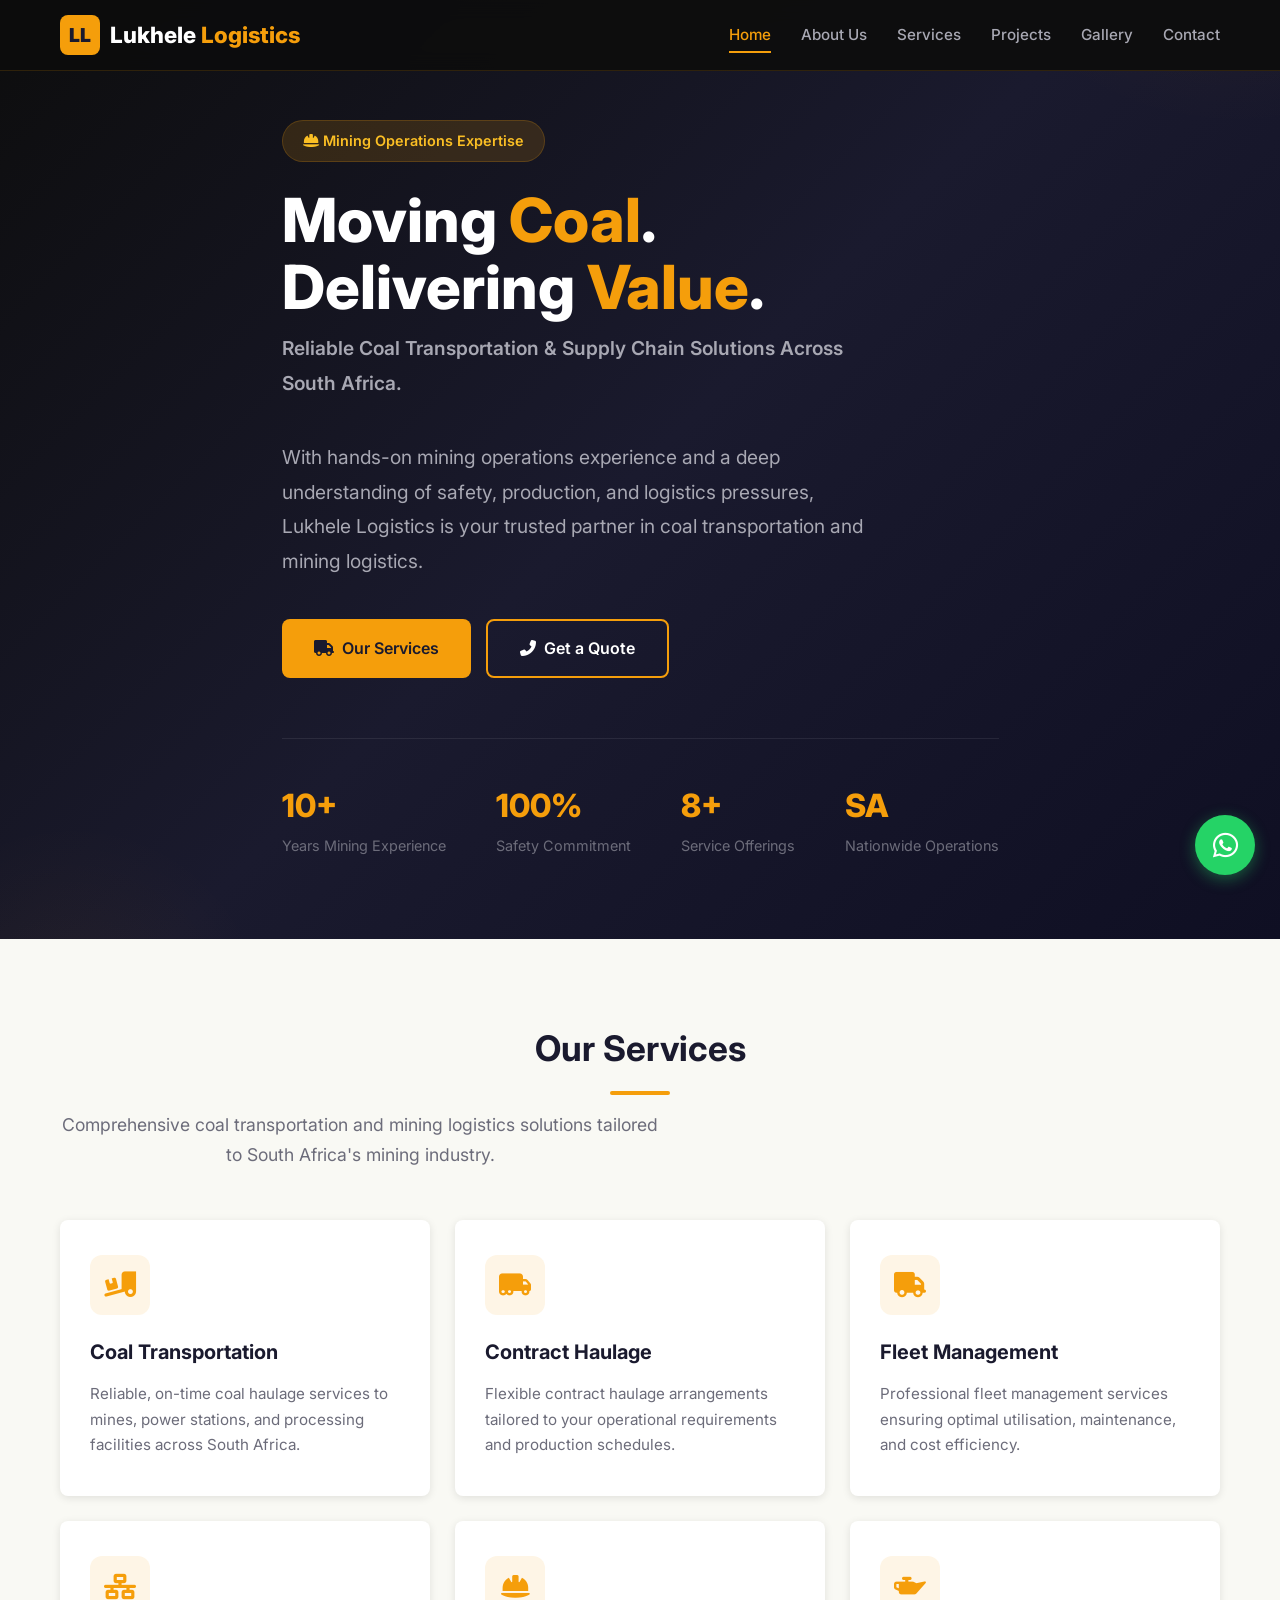
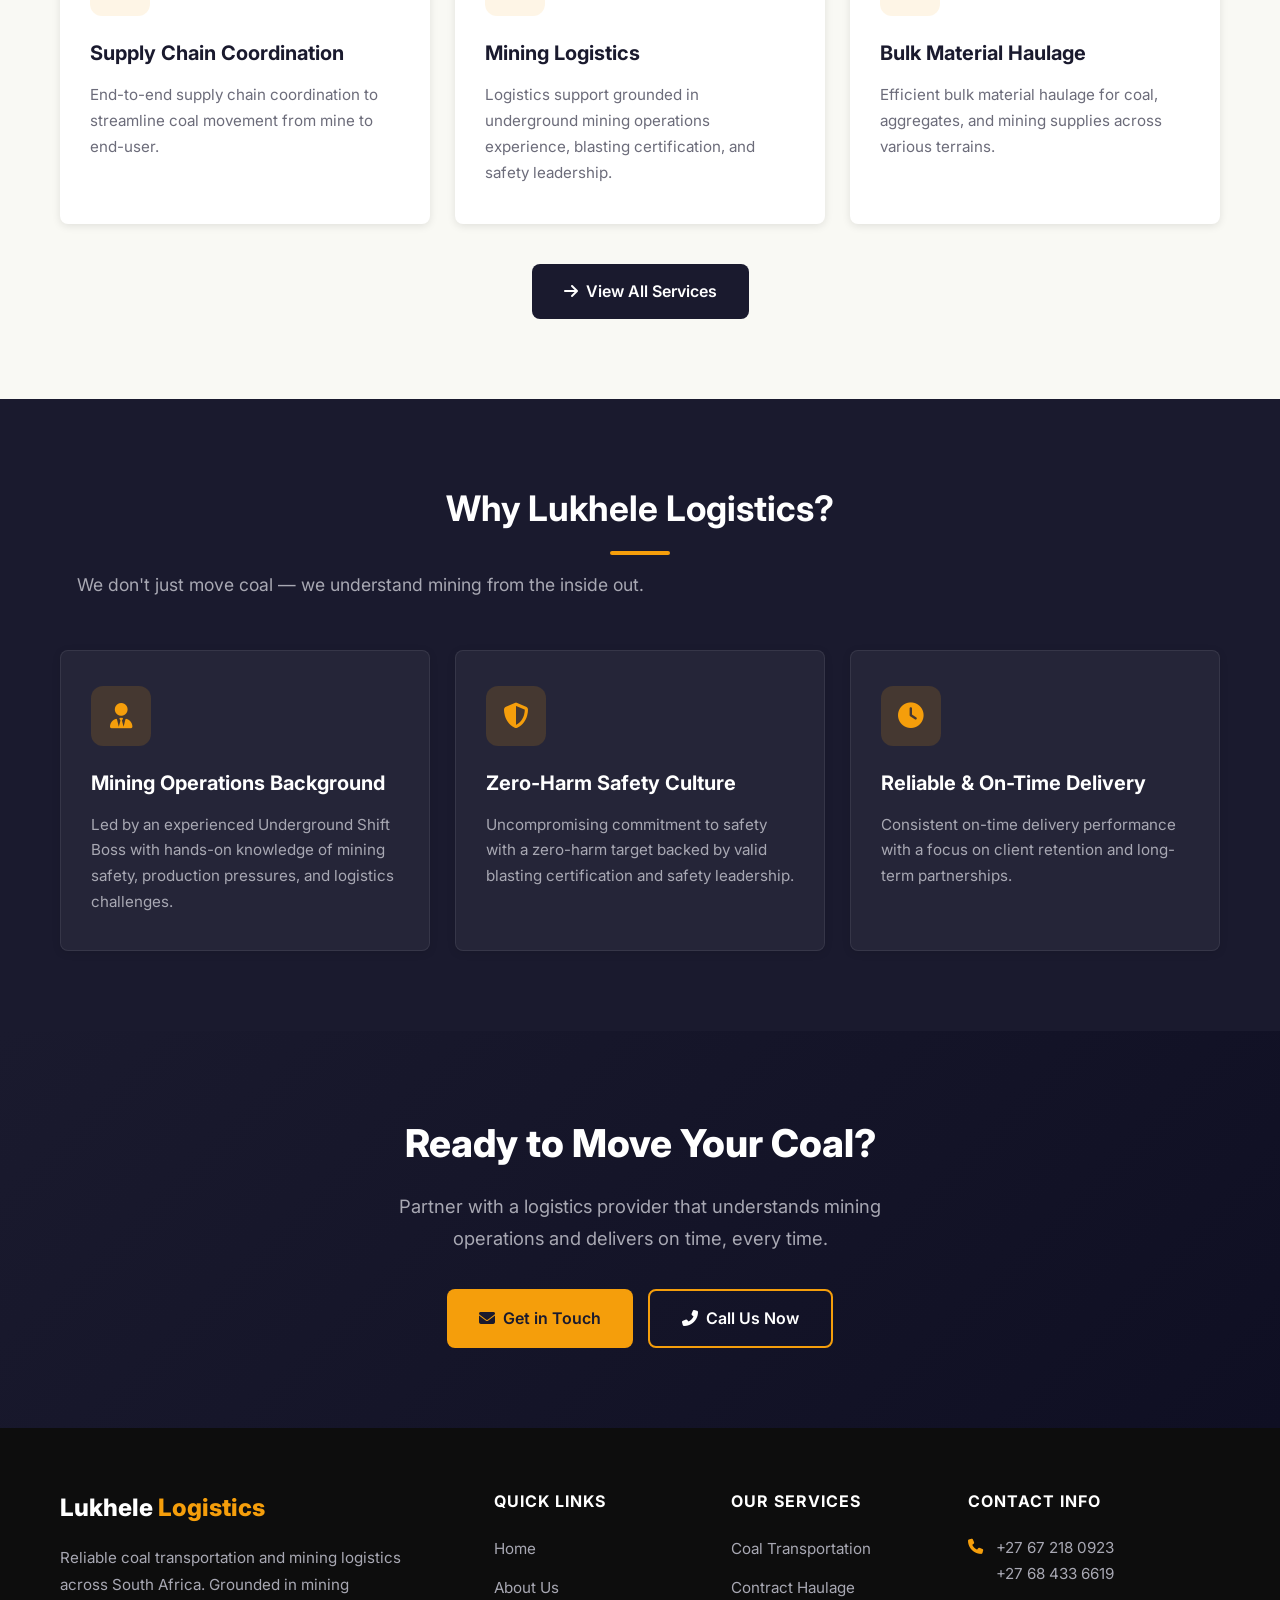
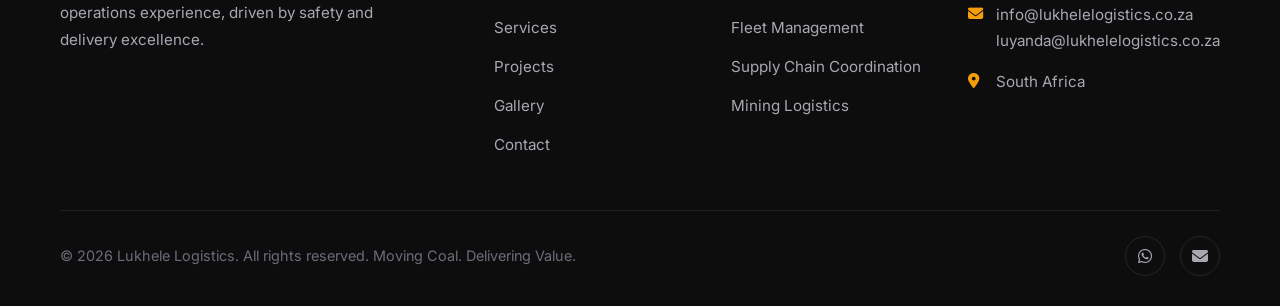
<file: index.html>
<!DOCTYPE html>
<html lang="en">
<head>
    <meta charset="UTF-8">
    <meta name="viewport" content="width=device-width, initial-scale=1.0">
    <title>Lukhele Logistics | Reliable Coal Transportation & Mining Logistics South Africa</title>
    <meta name="description" content="Lukhele Logistics provides reliable coal transportation, contract haulage, fleet management, and mining logistics services across South Africa. Led by experienced mining professional Luyanda Lukhele.">
    <meta name="keywords" content="coal transportation, mining logistics, contract haulage, fleet management, South Africa, coal delivery, bulk material haulage, mining support services">
    <meta name="author" content="Lukhele Logistics">
    
    <!-- Open Graph -->
    <meta property="og:title" content="Lukhele Logistics | Moving Coal. Delivering Value.">
    <meta property="og:description" content="Reliable Coal Transportation & Supply Chain Solutions Across South Africa.">
    <meta property="og:type" content="website">
    <meta property="og:url" content="https://lukhelelogistics.co.za">
    <meta property="og:locale" content="en_ZA">
    
    <!-- Twitter Card -->
    <meta name="twitter:card" content="summary_large_image">
    <meta name="twitter:title" content="Lukhele Logistics | Moving Coal. Delivering Value.">
    <meta name="twitter:description" content="Reliable Coal Transportation & Supply Chain Solutions Across South Africa.">
    
    <!-- Canonical -->
    <link rel="canonical" href="https://lukhelelogistics.co.za">
    
    <!-- Fonts & Icons -->
    <link rel="preconnect" href="https://fonts.googleapis.com">
    <link rel="preconnect" href="https://fonts.gstatic.com" crossorigin>
    <link href="https://fonts.googleapis.com/css2?family=Inter:wght@400;500;600;700;800&display=swap" rel="stylesheet">
    <link rel="stylesheet" href="https://cdnjs.cloudflare.com/ajax/libs/font-awesome/6.5.0/css/all.min.css">
    
    <!-- Styles -->
    <link rel="stylesheet" href="css/style.css">
    
    <!-- Favicon -->
    <link rel="icon" type="image/svg+xml" href="data:image/svg+xml,<svg xmlns='http://www.w3.org/2000/svg' viewBox='0 0 100 100'><text y='.9em' font-size='90'>⛏️</text></svg>">
</head>
<body>

    <!-- ===== Header / Navigation ===== -->
    <header class="header">
        <nav class="nav">
            <a href="index.html" class="nav-logo">
                <div class="nav-logo-icon">LL</div>
                <div>Lukhele <span>Logistics</span></div>
            </a>
            <button class="nav-toggle" aria-label="Toggle navigation">
                <i class="fas fa-bars"></i>
            </button>
            <div class="nav-links">
                <a href="index.html" class="active">Home</a>
                <a href="about.html">About Us</a>
                <a href="services.html">Services</a>
                <a href="projects.html">Projects</a>
                <a href="gallery.html">Gallery</a>
                <a href="contact.html">Contact</a>
            </div>
        </nav>
    </header>

    <!-- ===== Hero Section ===== -->
    <section class="hero">
        <div class="container">
            <div class="hero-content">
                <div class="hero-badge">
                    <i class="fas fa-hard-hat"></i> Mining Operations Expertise
                </div>
                <h1>Moving <span>Coal</span>.<br>Delivering <span>Value</span>.</h1>
                <p class="hero-tagline">Reliable Coal Transportation & Supply Chain Solutions Across South Africa.</p>
                <p>With hands-on mining operations experience and a deep understanding of safety, production, and logistics pressures, Lukhele Logistics is your trusted partner in coal transportation and mining logistics.</p>
                <div class="hero-actions">
                    <a href="services.html" class="btn btn-primary">
                        <i class="fas fa-truck"></i> Our Services
                    </a>
                    <a href="contact.html" class="btn btn-outline">
                        <i class="fas fa-phone-alt"></i> Get a Quote
                    </a>
                </div>
                <div class="hero-stats">
                    <div class="hero-stat">
                        <h3>10+</h3>
                        <p>Years Mining Experience</p>
                    </div>
                    <div class="hero-stat">
                        <h3>100%</h3>
                        <p>Safety Commitment</p>
                    </div>
                    <div class="hero-stat">
                        <h3>8+</h3>
                        <p>Service Offerings</p>
                    </div>
                    <div class="hero-stat">
                        <h3>SA</h3>
                        <p>Nationwide Operations</p>
                    </div>
                </div>
            </div>
        </div>
    </section>

    <!-- ===== Services Overview ===== -->
    <section class="section">
        <div class="container">
            <div class="section-header">
                <h2 class="section-title">Our Services</h2>
                <p class="section-subtitle">Comprehensive coal transportation and mining logistics solutions tailored to South Africa's mining industry.</p>
            </div>
            <div class="services-grid">
                <div class="service-card">
                    <div class="service-card-icon"><i class="fas fa-truck-loading"></i></div>
                    <h3>Coal Transportation</h3>
                    <p>Reliable, on-time coal haulage services to mines, power stations, and processing facilities across South Africa.</p>
                </div>
                <div class="service-card">
                    <div class="service-card-icon"><i class="fas fa-truck-moving"></i></div>
                    <h3>Contract Haulage</h3>
                    <p>Flexible contract haulage arrangements tailored to your operational requirements and production schedules.</p>
                </div>
                <div class="service-card">
                    <div class="service-card-icon"><i class="fas fa-truck"></i></div>
                    <h3>Fleet Management</h3>
                    <p>Professional fleet management services ensuring optimal utilisation, maintenance, and cost efficiency.</p>
                </div>
                <div class="service-card">
                    <div class="service-card-icon"><i class="fas fa-network-wired"></i></div>
                    <h3>Supply Chain Coordination</h3>
                    <p>End-to-end supply chain coordination to streamline coal movement from mine to end-user.</p>
                </div>
                <div class="service-card">
                    <div class="service-card-icon"><i class="fas fa-hard-hat"></i></div>
                    <h3>Mining Logistics</h3>
                    <p>Logistics support grounded in underground mining operations experience, blasting certification, and safety leadership.</p>
                </div>
                <div class="service-card">
                    <div class="service-card-icon"><i class="fas fa-oil-can"></i></div>
                    <h3>Bulk Material Haulage</h3>
                    <p>Efficient bulk material haulage for coal, aggregates, and mining supplies across various terrains.</p>
                </div>
            </div>
            <div style="text-align: center; margin-top: 40px;">
                <a href="services.html" class="btn btn-dark">
                    <i class="fas fa-arrow-right"></i> View All Services
                </a>
            </div>
        </div>
    </section>

    <!-- ===== Why Choose Us ===== -->
    <section class="section section-dark">
        <div class="container">
            <div class="section-header">
                <h2 class="section-title">Why Lukhele Logistics?</h2>
                <p class="section-subtitle">We don't just move coal — we understand mining from the inside out.</p>
            </div>
            <div class="services-grid">
                <div class="service-card" style="background: rgba(255,255,255,0.05); border: 1px solid rgba(255,255,255,0.08);">
                    <div class="service-card-icon" style="background: rgba(245,158,11,0.15);"><i class="fas fa-user-tie" style="color: var(--accent-amber);"></i></div>
                    <h3 style="color: var(--white);">Mining Operations Background</h3>
                    <p style="color: var(--gray-light);">Led by an experienced Underground Shift Boss with hands-on knowledge of mining safety, production pressures, and logistics challenges.</p>
                </div>
                <div class="service-card" style="background: rgba(255,255,255,0.05); border: 1px solid rgba(255,255,255,0.08);">
                    <div class="service-card-icon" style="background: rgba(245,158,11,0.15);"><i class="fas fa-shield-alt" style="color: var(--accent-amber);"></i></div>
                    <h3 style="color: var(--white);">Zero-Harm Safety Culture</h3>
                    <p style="color: var(--gray-light);">Uncompromising commitment to safety with a zero-harm target backed by valid blasting certification and safety leadership.</p>
                </div>
                <div class="service-card" style="background: rgba(255,255,255,0.05); border: 1px solid rgba(255,255,255,0.08);">
                    <div class="service-card-icon" style="background: rgba(245,158,11,0.15);"><i class="fas fa-clock" style="color: var(--accent-amber);"></i></div>
                    <h3 style="color: var(--white);">Reliable & On-Time Delivery</h3>
                    <p style="color: var(--gray-light);">Consistent on-time delivery performance with a focus on client retention and long-term partnerships.</p>
                </div>
            </div>
        </div>
    </section>

    <!-- ===== CTA Section ===== -->
    <section class="cta-section">
        <div class="container">
            <h2>Ready to Move Your Coal?</h2>
            <p>Partner with a logistics provider that understands mining operations and delivers on time, every time.</p>
            <div class="hero-actions" style="justify-content: center;">
                <a href="contact.html" class="btn btn-primary">
                    <i class="fas fa-envelope"></i> Get in Touch
                </a>
                <a href="tel:+27672180923" class="btn btn-outline">
                    <i class="fas fa-phone-alt"></i> Call Us Now
                </a>
            </div>
        </div>
    </section>

    <!-- ===== Footer ===== -->
    <footer class="footer">
        <div class="container">
            <div class="footer-grid">
                <div class="footer-brand">
                    <h3>Lukhele <span>Logistics</span></h3>
                    <p>Reliable coal transportation and mining logistics across South Africa. Grounded in mining operations experience, driven by safety and delivery excellence.</p>
                </div>
                <div>
                    <h4>Quick Links</h4>
                    <ul class="footer-links">
                        <li><a href="index.html">Home</a></li>
                        <li><a href="about.html">About Us</a></li>
                        <li><a href="services.html">Services</a></li>
                        <li><a href="projects.html">Projects</a></li>
                        <li><a href="gallery.html">Gallery</a></li>
                        <li><a href="contact.html">Contact</a></li>
                    </ul>
                </div>
                <div>
                    <h4>Our Services</h4>
                    <ul class="footer-links">
                        <li><a href="services.html">Coal Transportation</a></li>
                        <li><a href="services.html">Contract Haulage</a></li>
                        <li><a href="services.html">Fleet Management</a></li>
                        <li><a href="services.html">Supply Chain Coordination</a></li>
                        <li><a href="services.html">Mining Logistics</a></li>
                    </ul>
                </div>
                <div>
                    <h4>Contact Info</h4>
                    <ul class="footer-contact">
                        <li>
                            <i class="fas fa-phone"></i>
                            <div>
                                <a href="tel:+27672180923">+27 67 218 0923</a><br>
                                <a href="tel:+27684336619">+27 68 433 6619</a>
                            </div>
                        </li>
                        <li>
                            <i class="fas fa-envelope"></i>
                            <div>
                                <a href="mailto:info@lukhelelogistics.co.za">info@lukhelelogistics.co.za</a><br>
                                <a href="mailto:luyanda@lukhelelogistics.co.za">luyanda@lukhelelogistics.co.za</a>
                            </div>
                        </li>
                        <li>
                            <i class="fas fa-map-marker-alt"></i>
                            <div>
                                <span>South Africa</span>
                            </div>
                        </li>
                    </ul>
                </div>
            </div>
            <div class="footer-bottom">
                <p>&copy; 2026 Lukhele Logistics. All rights reserved. Moving Coal. Delivering Value.</p>
                <div class="footer-social">
                    <a href="https://wa.me/27672180923" target="_blank" rel="noopener" aria-label="WhatsApp"><i class="fab fa-whatsapp"></i></a>
                    <a href="mailto:info@lukhelelogistics.co.za" aria-label="Email"><i class="fas fa-envelope"></i></a>
                </div>
            </div>
        </div>
    </footer>

    <!-- ===== WhatsApp Float Button ===== -->
    <a href="https://wa.me/27672180923" target="_blank" rel="noopener" class="whatsapp-float" aria-label="Chat on WhatsApp">
        <i class="fab fa-whatsapp"></i>
    </a>

    <!-- Scripts -->
    <script src="js/main.js"></script>
</body>
</html>
</file>
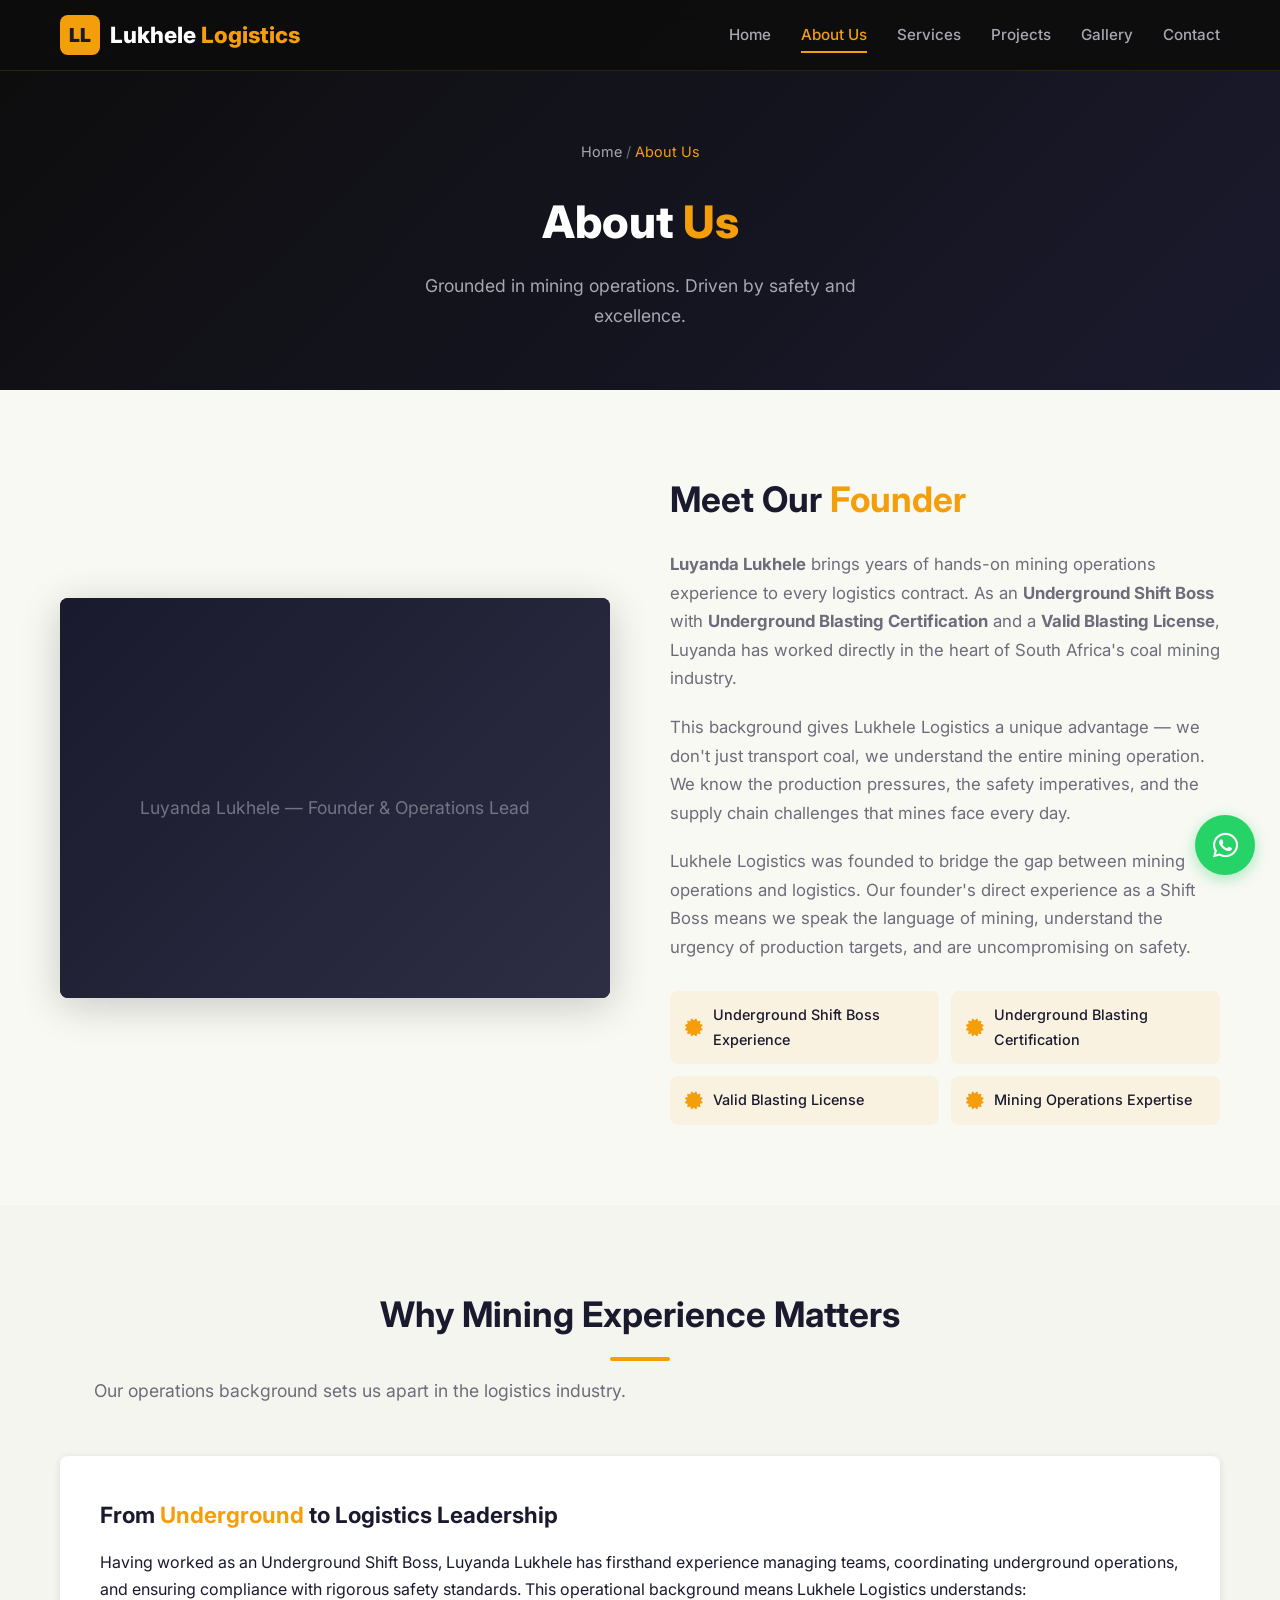
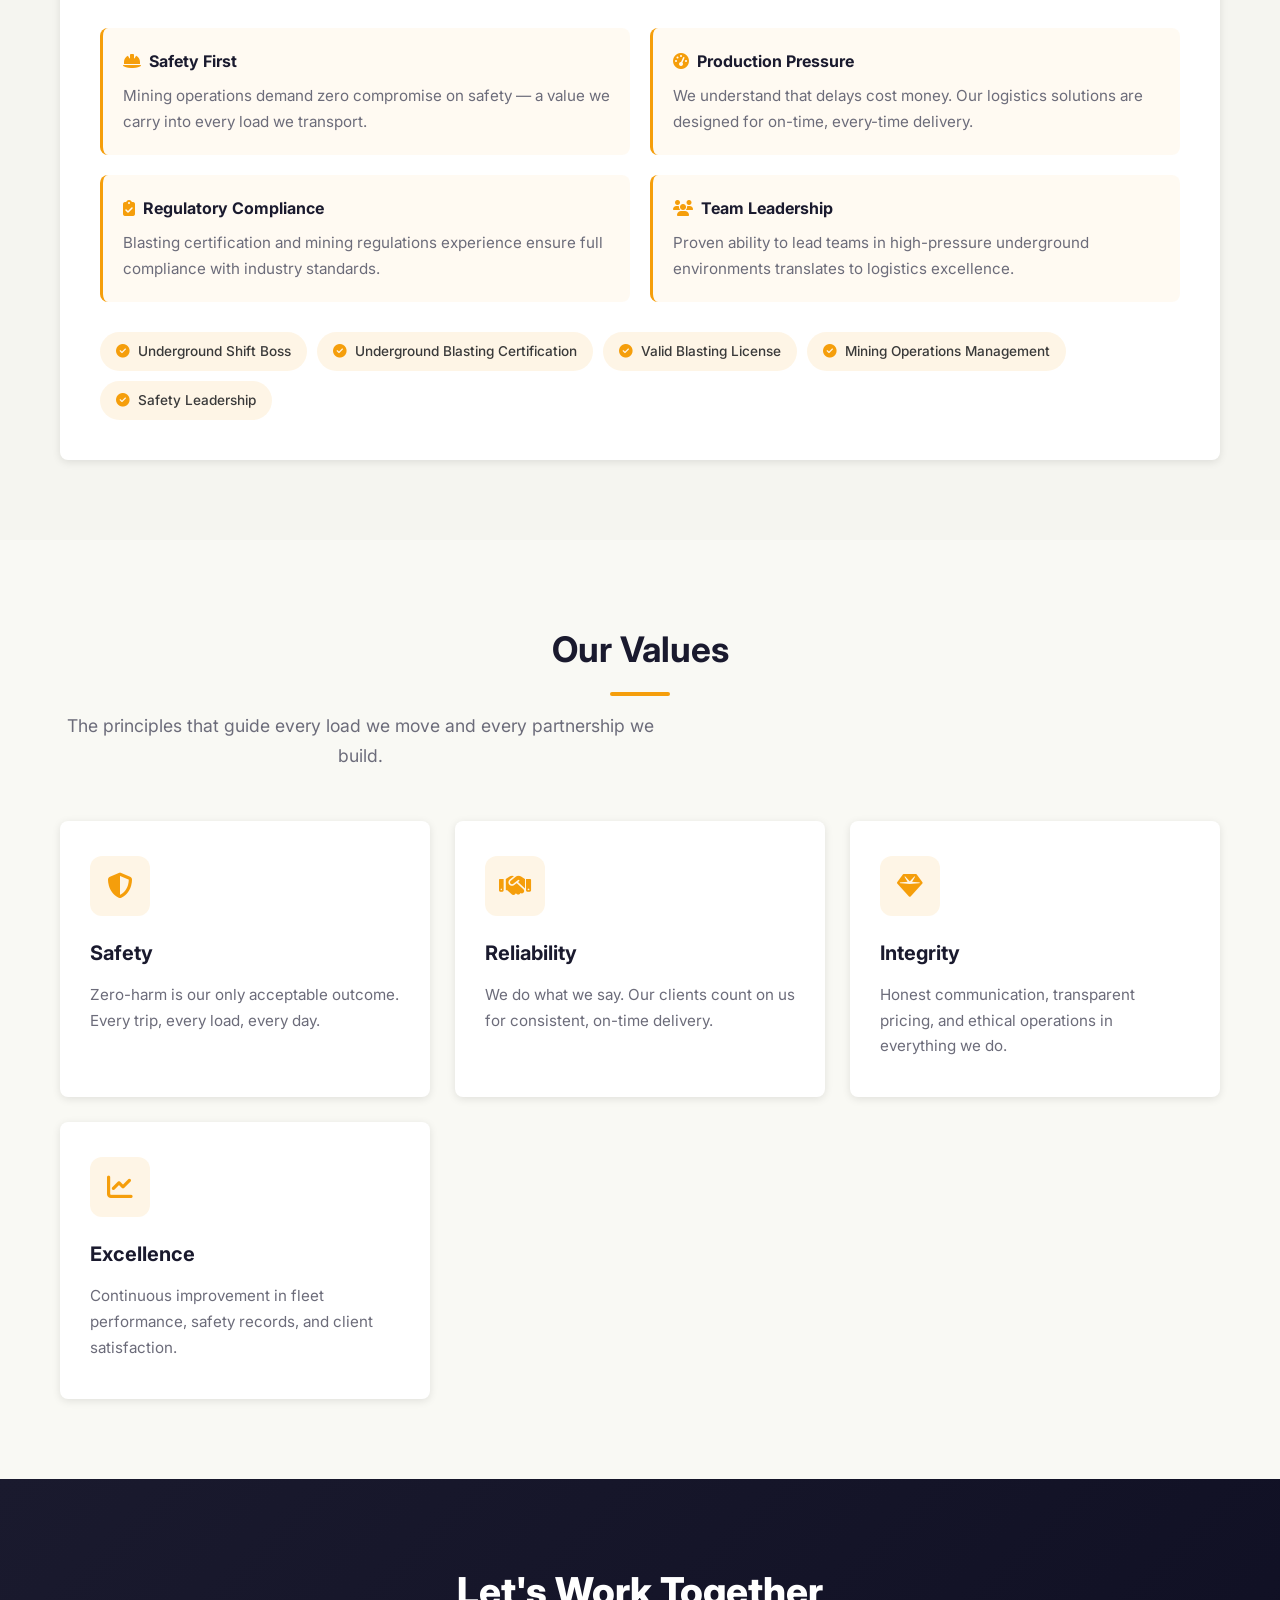
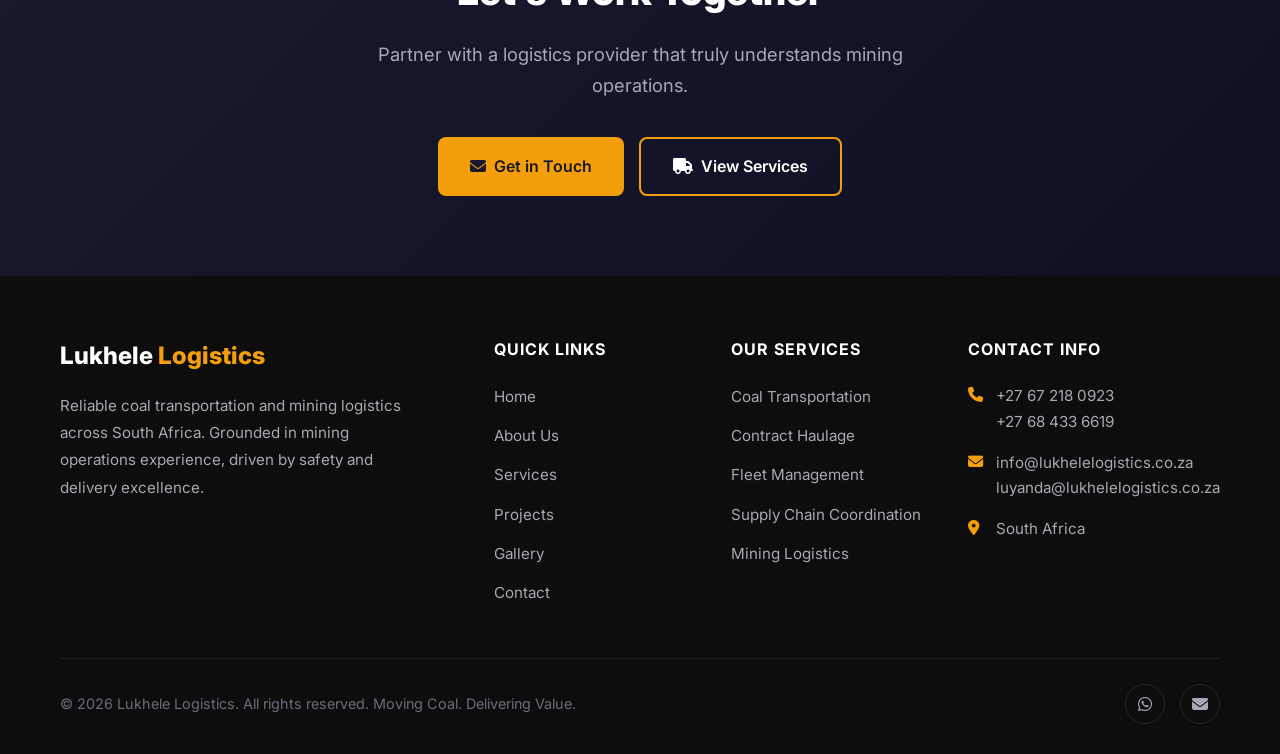
<file: about.html>
<!DOCTYPE html>
<html lang="en">
<head>
    <meta charset="UTF-8">
    <meta name="viewport" content="width=device-width, initial-scale=1.0">
    <title>About Us | Lukhele Logistics — Mining Operations & Coal Transportation Experts</title>
    <meta name="description" content="Learn about Lukhele Logistics, founded by Luyanda Lukhele — an experienced Underground Shift Boss with Blasting Certification. Mining operations expertise driving reliable coal logistics.">
    <meta name="keywords" content="about Lukhele Logistics, Luyanda Lukhele, underground shift boss, blasting certification, mining logistics South Africa">
    <meta name="author" content="Lukhele Logistics">
    
    <meta property="og:title" content="About Us | Lukhele Logistics">
    <meta property="og:description" content="Founded by Luyanda Lukhele — Underground Shift Boss, Blasting Certified. Mining expertise driving logistics excellence.">
    <meta property="og:type" content="website">
    <meta property="og:url" content="https://lukhelelogistics.co.za/about.html">
    <meta property="og:locale" content="en_ZA">
    
    <meta name="twitter:card" content="summary_large_image">
    <meta name="twitter:title" content="About Us | Lukhele Logistics">
    <meta name="twitter:description" content="Mining operations expertise driving reliable coal logistics in South Africa.">
    
    <link rel="canonical" href="https://lukhelelogistics.co.za/about.html">
    
    <link rel="preconnect" href="https://fonts.googleapis.com">
    <link rel="preconnect" href="https://fonts.gstatic.com" crossorigin>
    <link href="https://fonts.googleapis.com/css2?family=Inter:wght@400;500;600;700;800&display=swap" rel="stylesheet">
    <link rel="stylesheet" href="https://cdnjs.cloudflare.com/ajax/libs/font-awesome/6.5.0/css/all.min.css">
    <link rel="stylesheet" href="css/style.css">
    
    <link rel="icon" type="image/svg+xml" href="data:image/svg+xml,<svg xmlns='http://www.w3.org/2000/svg' viewBox='0 0 100 100'><text y='.9em' font-size='90'>⛏️</text></svg>">
</head>
<body>

    <!-- ===== Header ===== -->
    <header class="header">
        <nav class="nav">
            <a href="index.html" class="nav-logo">
                <div class="nav-logo-icon">LL</div>
                <div>Lukhele <span>Logistics</span></div>
            </a>
            <button class="nav-toggle" aria-label="Toggle navigation">
                <i class="fas fa-bars"></i>
            </button>
            <div class="nav-links">
                <a href="index.html">Home</a>
                <a href="about.html" class="active">About Us</a>
                <a href="services.html">Services</a>
                <a href="projects.html">Projects</a>
                <a href="gallery.html">Gallery</a>
                <a href="contact.html">Contact</a>
            </div>
        </nav>
    </header>

    <!-- ===== Page Header ===== -->
    <section class="page-header">
        <div class="container">
            <div class="breadcrumb">
                <a href="index.html">Home</a> / <span>About Us</span>
            </div>
            <h1>About <span>Us</span></h1>
            <p>Grounded in mining operations. Driven by safety and excellence.</p>
        </div>
    </section>

    <!-- ===== About Section ===== -->
    <section class="section">
        <div class="container">
            <div class="about-grid">
                <div class="about-image">
                    <div class="about-image-placeholder">
                        <i class="fas fa-user-hard-hat"></i>
                        <p>Luyanda Lukhele — Founder & Operations Lead</p>
                    </div>
                </div>
                <div class="about-text">
                    <h2>Meet Our <span>Founder</span></h2>
                    <p><strong>Luyanda Lukhele</strong> brings years of hands-on mining operations experience to every logistics contract. As an <strong>Underground Shift Boss</strong> with <strong>Underground Blasting Certification</strong> and a <strong>Valid Blasting License</strong>, Luyanda has worked directly in the heart of South Africa's coal mining industry.</p>
                    <p>This background gives Lukhele Logistics a unique advantage — we don't just transport coal, we understand the entire mining operation. We know the production pressures, the safety imperatives, and the supply chain challenges that mines face every day.</p>
                    <p>Lukhele Logistics was founded to bridge the gap between mining operations and logistics. Our founder's direct experience as a Shift Boss means we speak the language of mining, understand the urgency of production targets, and are uncompromising on safety.</p>
                    
                    <div class="about-certs">
                        <div class="about-cert">
                            <i class="fas fa-certificate"></i>
                            Underground Shift Boss Experience
                        </div>
                        <div class="about-cert">
                            <i class="fas fa-certificate"></i>
                            Underground Blasting Certification
                        </div>
                        <div class="about-cert">
                            <i class="fas fa-certificate"></i>
                            Valid Blasting License
                        </div>
                        <div class="about-cert">
                            <i class="fas fa-certificate"></i>
                            Mining Operations Expertise
                        </div>
                    </div>
                </div>
            </div>
        </div>
    </section>

    <!-- ===== Founder's Story ===== -->
    <section class="section section-light">
        <div class="container">
            <div class="section-header">
                <h2 class="section-title">Why Mining Experience Matters</h2>
                <p class="section-subtitle">Our operations background sets us apart in the logistics industry.</p>
            </div>
            <div class="about-founder">
                <h3>From <span>Underground</span> to Logistics Leadership</h3>
                <p>Having worked as an Underground Shift Boss, Luyanda Lukhele has firsthand experience managing teams, coordinating underground operations, and ensuring compliance with rigorous safety standards. This operational background means Lukhele Logistics understands:</p>
                <div style="display: grid; grid-template-columns: 1fr 1fr; gap: 20px; margin-top: 25px;">
                    <div style="padding: 20px; background: rgba(245,158,11,0.05); border-radius: var(--radius); border-left: 3px solid var(--accent-amber);">
                        <h4 style="font-weight: 700; margin-bottom: 8px; color: var(--primary-dark);"><i class="fas fa-hard-hat" style="color: var(--accent-amber); margin-right: 8px;"></i>Safety First</h4>
                        <p style="color: var(--gray-mid); font-size: 0.95rem;">Mining operations demand zero compromise on safety — a value we carry into every load we transport.</p>
                    </div>
                    <div style="padding: 20px; background: rgba(245,158,11,0.05); border-radius: var(--radius); border-left: 3px solid var(--accent-amber);">
                        <h4 style="font-weight: 700; margin-bottom: 8px; color: var(--primary-dark);"><i class="fas fa-tachometer-alt" style="color: var(--accent-amber); margin-right: 8px;"></i>Production Pressure</h4>
                        <p style="color: var(--gray-mid); font-size: 0.95rem;">We understand that delays cost money. Our logistics solutions are designed for on-time, every-time delivery.</p>
                    </div>
                    <div style="padding: 20px; background: rgba(245,158,11,0.05); border-radius: var(--radius); border-left: 3px solid var(--accent-amber);">
                        <h4 style="font-weight: 700; margin-bottom: 8px; color: var(--primary-dark);"><i class="fas fa-clipboard-check" style="color: var(--accent-amber); margin-right: 8px;"></i>Regulatory Compliance</h4>
                        <p style="color: var(--gray-mid); font-size: 0.95rem;">Blasting certification and mining regulations experience ensure full compliance with industry standards.</p>
                    </div>
                    <div style="padding: 20px; background: rgba(245,158,11,0.05); border-radius: var(--radius); border-left: 3px solid var(--accent-amber);">
                        <h4 style="font-weight: 700; margin-bottom: 8px; color: var(--primary-dark);"><i class="fas fa-users" style="color: var(--accent-amber); margin-right: 8px;"></i>Team Leadership</h4>
                        <p style="color: var(--gray-mid); font-size: 0.95rem;">Proven ability to lead teams in high-pressure underground environments translates to logistics excellence.</p>
                    </div>
                </div>
                
                <div class="founder-certs" style="margin-top: 30px;">
                    <span class="founder-cert-badge"><i class="fas fa-check-circle"></i> Underground Shift Boss</span>
                    <span class="founder-cert-badge"><i class="fas fa-check-circle"></i> Underground Blasting Certification</span>
                    <span class="founder-cert-badge"><i class="fas fa-check-circle"></i> Valid Blasting License</span>
                    <span class="founder-cert-badge"><i class="fas fa-check-circle"></i> Mining Operations Management</span>
                    <span class="founder-cert-badge"><i class="fas fa-check-circle"></i> Safety Leadership</span>
                </div>
            </div>
        </div>
    </section>

    <!-- ===== Values ===== -->
    <section class="section">
        <div class="container">
            <div class="section-header">
                <h2 class="section-title">Our Values</h2>
                <p class="section-subtitle">The principles that guide every load we move and every partnership we build.</p>
            </div>
            <div class="services-grid">
                <div class="service-card">
                    <div class="service-card-icon"><i class="fas fa-shield-alt"></i></div>
                    <h3>Safety</h3>
                    <p>Zero-harm is our only acceptable outcome. Every trip, every load, every day.</p>
                </div>
                <div class="service-card">
                    <div class="service-card-icon"><i class="fas fa-handshake"></i></div>
                    <h3>Reliability</h3>
                    <p>We do what we say. Our clients count on us for consistent, on-time delivery.</p>
                </div>
                <div class="service-card">
                    <div class="service-card-icon"><i class="fas fa-gem"></i></div>
                    <h3>Integrity</h3>
                    <p>Honest communication, transparent pricing, and ethical operations in everything we do.</p>
                </div>
                <div class="service-card">
                    <div class="service-card-icon"><i class="fas fa-chart-line"></i></div>
                    <h3>Excellence</h3>
                    <p>Continuous improvement in fleet performance, safety records, and client satisfaction.</p>
                </div>
            </div>
        </div>
    </section>

    <!-- ===== CTA ===== -->
    <section class="cta-section">
        <div class="container">
            <h2>Let's Work Together</h2>
            <p>Partner with a logistics provider that truly understands mining operations.</p>
            <div class="hero-actions" style="justify-content: center;">
                <a href="contact.html" class="btn btn-primary">
                    <i class="fas fa-envelope"></i> Get in Touch
                </a>
                <a href="services.html" class="btn btn-outline">
                    <i class="fas fa-truck"></i> View Services
                </a>
            </div>
        </div>
    </section>

    <!-- ===== Footer ===== -->
    <footer class="footer">
        <div class="container">
            <div class="footer-grid">
                <div class="footer-brand">
                    <h3>Lukhele <span>Logistics</span></h3>
                    <p>Reliable coal transportation and mining logistics across South Africa. Grounded in mining operations experience, driven by safety and delivery excellence.</p>
                </div>
                <div>
                    <h4>Quick Links</h4>
                    <ul class="footer-links">
                        <li><a href="index.html">Home</a></li>
                        <li><a href="about.html">About Us</a></li>
                        <li><a href="services.html">Services</a></li>
                        <li><a href="projects.html">Projects</a></li>
                        <li><a href="gallery.html">Gallery</a></li>
                        <li><a href="contact.html">Contact</a></li>
                    </ul>
                </div>
                <div>
                    <h4>Our Services</h4>
                    <ul class="footer-links">
                        <li><a href="services.html">Coal Transportation</a></li>
                        <li><a href="services.html">Contract Haulage</a></li>
                        <li><a href="services.html">Fleet Management</a></li>
                        <li><a href="services.html">Supply Chain Coordination</a></li>
                        <li><a href="services.html">Mining Logistics</a></li>
                    </ul>
                </div>
                <div>
                    <h4>Contact Info</h4>
                    <ul class="footer-contact">
                        <li>
                            <i class="fas fa-phone"></i>
                            <div>
                                <a href="tel:+27672180923">+27 67 218 0923</a><br>
                                <a href="tel:+27684336619">+27 68 433 6619</a>
                            </div>
                        </li>
                        <li>
                            <i class="fas fa-envelope"></i>
                            <div>
                                <a href="mailto:info@lukhelelogistics.co.za">info@lukhelelogistics.co.za</a><br>
                                <a href="mailto:luyanda@lukhelelogistics.co.za">luyanda@lukhelelogistics.co.za</a>
                            </div>
                        </li>
                        <li>
                            <i class="fas fa-map-marker-alt"></i>
                            <div>
                                <span>South Africa</span>
                            </div>
                        </li>
                    </ul>
                </div>
            </div>
            <div class="footer-bottom">
                <p>&copy; 2026 Lukhele Logistics. All rights reserved. Moving Coal. Delivering Value.</p>
                <div class="footer-social">
                    <a href="https://wa.me/27672180923" target="_blank" rel="noopener" aria-label="WhatsApp"><i class="fab fa-whatsapp"></i></a>
                    <a href="mailto:info@lukhelelogistics.co.za" aria-label="Email"><i class="fas fa-envelope"></i></a>
                </div>
            </div>
        </div>
    </footer>

    <!-- ===== WhatsApp Float ===== -->
    <a href="https://wa.me/27672180923" target="_blank" rel="noopener" class="whatsapp-float" aria-label="Chat on WhatsApp">
        <i class="fab fa-whatsapp"></i>
    </a>

    <script src="js/main.js"></script>
</body>
</html>
</file>
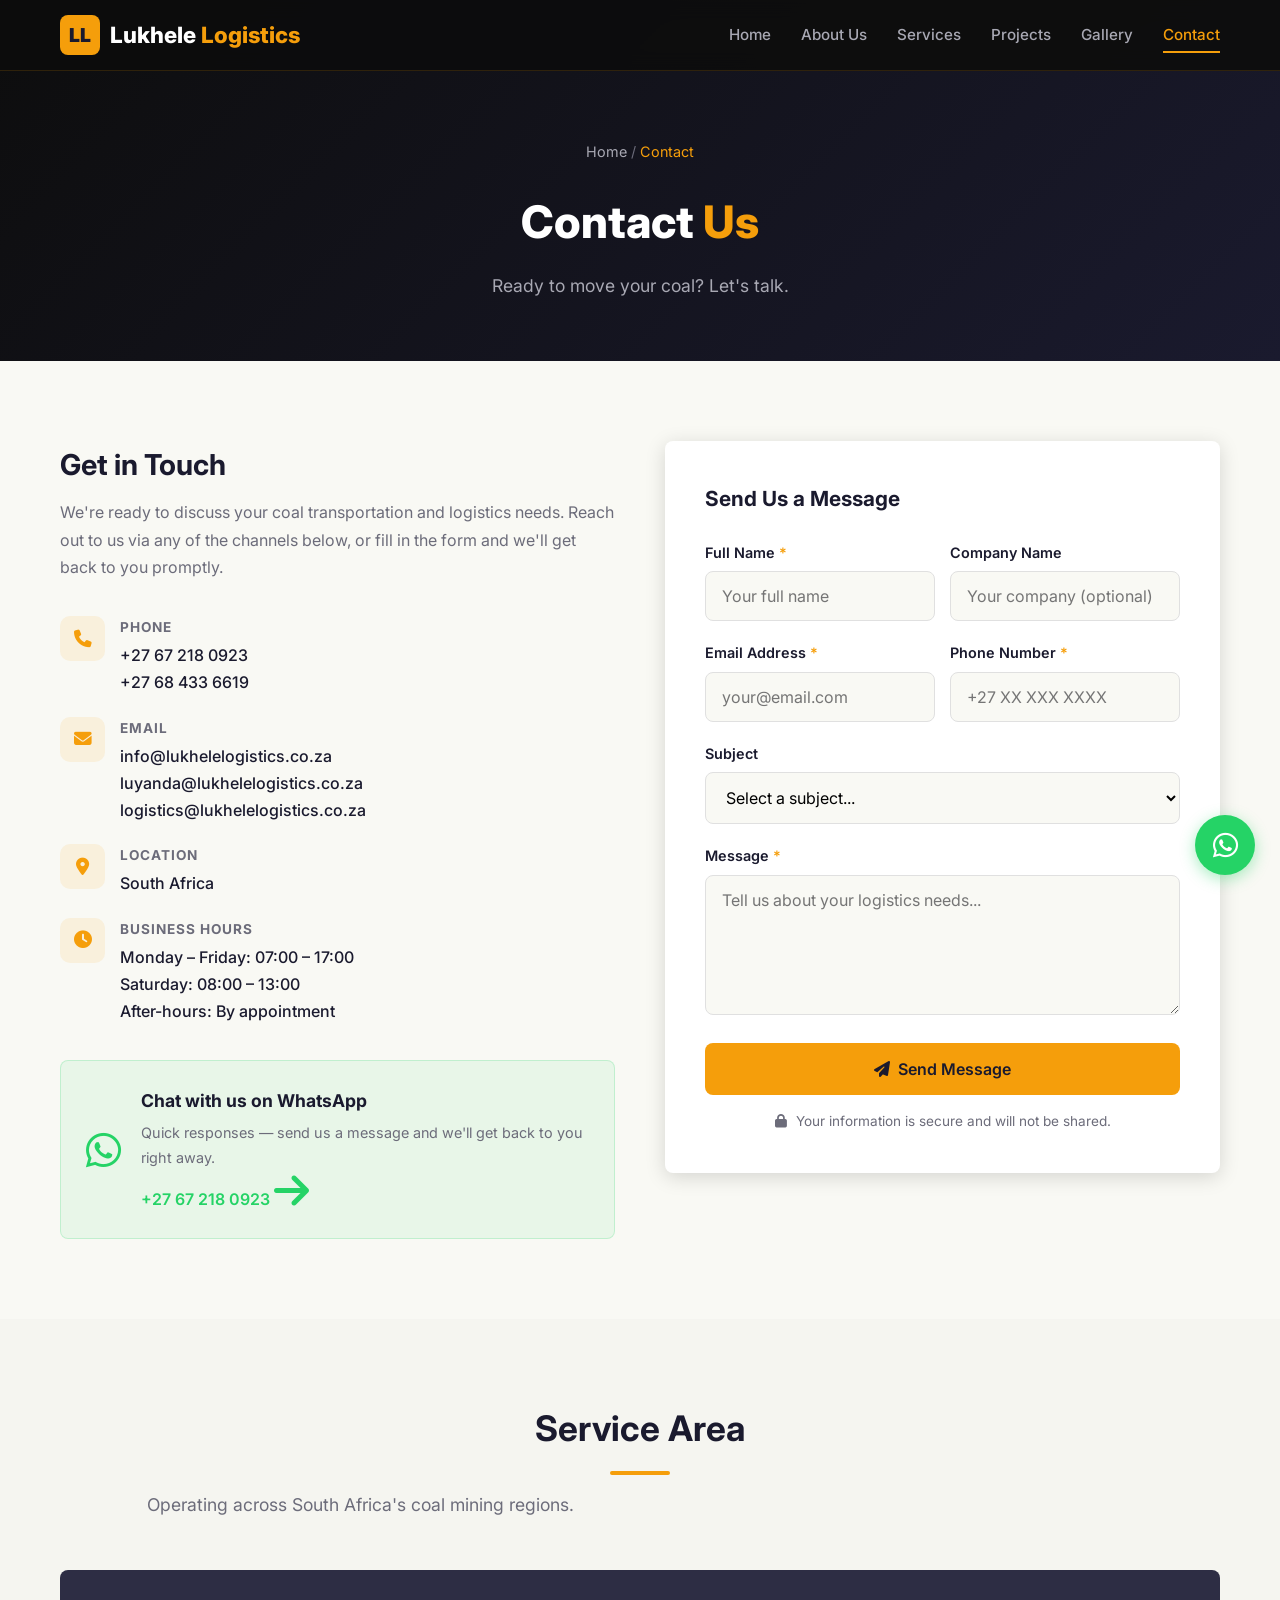
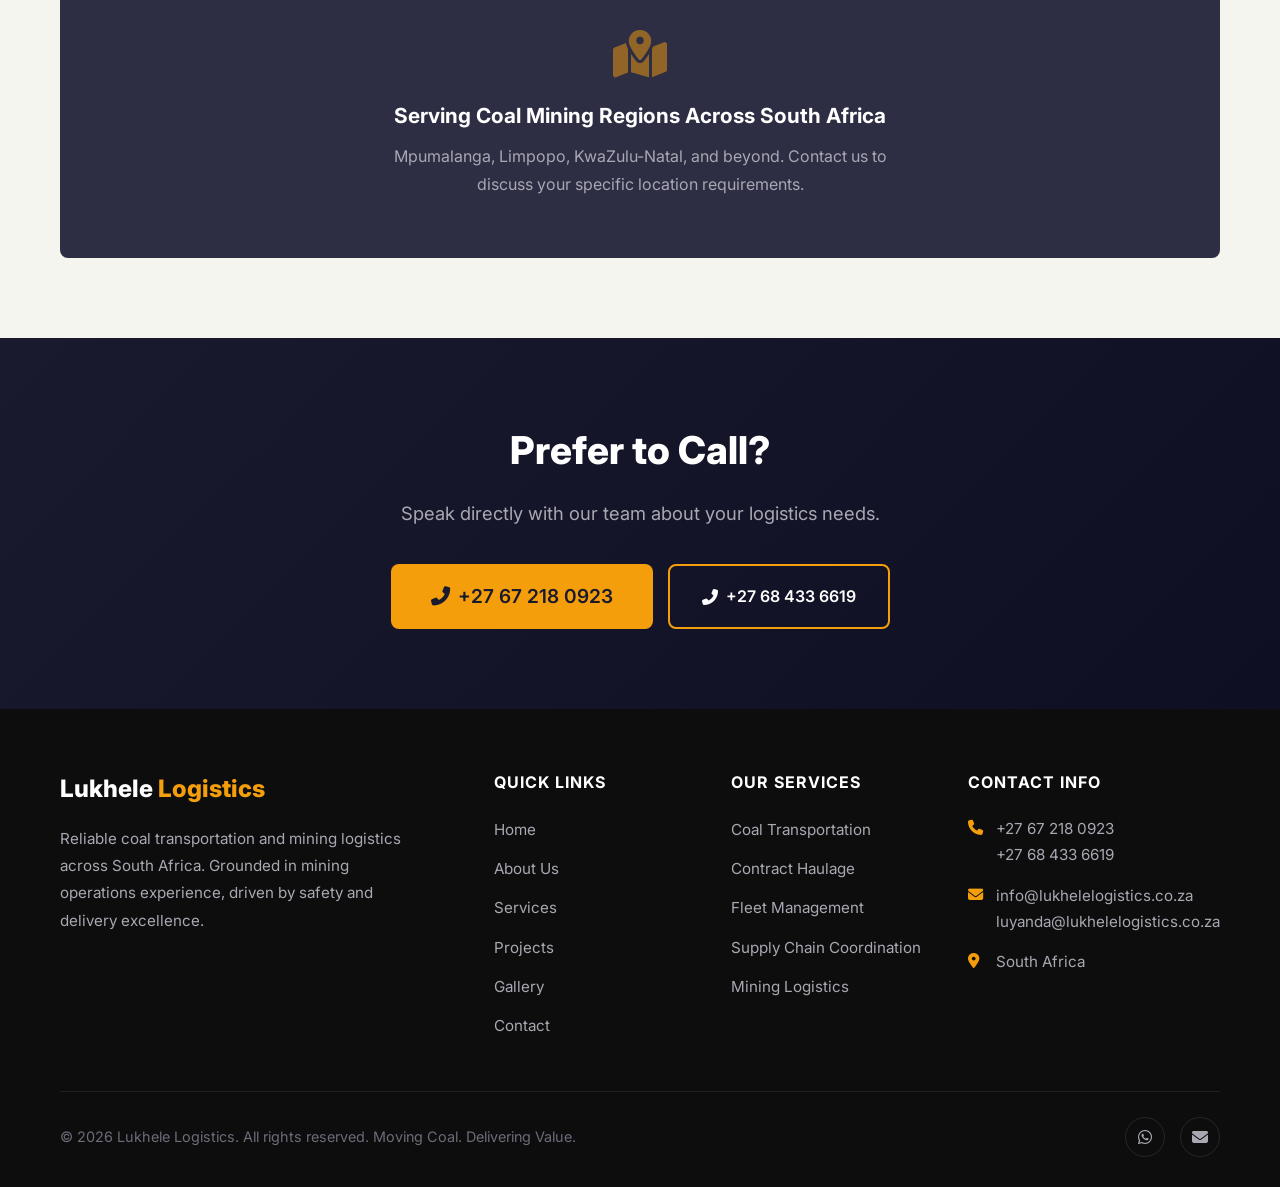
<file: contact.html>
<!DOCTYPE html>
<html lang="en">
<head>
    <meta charset="UTF-8">
    <meta name="viewport" content="width=device-width, initial-scale=1.0">
    <title>Contact Us | Lukhele Logistics — Coal Transportation & Mining Logistics South Africa</title>
    <meta name="description" content="Get in touch with Lukhele Logistics. Contact us for coal transportation, contract haulage, fleet management, and mining logistics services across South Africa.">
    <meta name="keywords" content="contact Lukhele Logistics, coal transportation quote, mining logistics South Africa, +27 67 218 0923, info@lukhelelogistics.co.za">
    <meta name="author" content="Lukhele Logistics">
    
    <meta property="og:title" content="Contact Us | Lukhele Logistics">
    <meta property="og:description" content="Reach out for coal transportation and mining logistics services in South Africa.">
    <meta property="og:type" content="website">
    <meta property="og:url" content="https://lukhelelogistics.co.za/contact.html">
    <meta property="og:locale" content="en_ZA">
    
    <meta name="twitter:card" content="summary_large_image">
    
    <link rel="canonical" href="https://lukhelelogistics.co.za/contact.html">
    
    <link rel="preconnect" href="https://fonts.googleapis.com">
    <link rel="preconnect" href="https://fonts.gstatic.com" crossorigin>
    <link href="https://fonts.googleapis.com/css2?family=Inter:wght@400;500;600;700;800&display=swap" rel="stylesheet">
    <link rel="stylesheet" href="https://cdnjs.cloudflare.com/ajax/libs/font-awesome/6.5.0/css/all.min.css">
    <link rel="stylesheet" href="css/style.css">
    
    <link rel="icon" type="image/svg+xml" href="data:image/svg+xml,<svg xmlns='http://www.w3.org/2000/svg' viewBox='0 0 100 100'><text y='.9em' font-size='90'>⛏️</text></svg>">
    
    <style>
        .alert {
            padding: 16px 20px;
            border-radius: var(--radius);
            margin-bottom: 20px;
            font-size: 0.95rem;
            display: none;
        }
        .alert-success {
            background: rgba(16, 185, 129, 0.1);
            border: 1px solid rgba(16, 185, 129, 0.3);
            color: #065f46;
        }
        .alert-success i {
            color: #10b981;
            margin-right: 8px;
        }
        .alert-error {
            background: rgba(239, 68, 68, 0.1);
            border: 1px solid rgba(239, 68, 68, 0.3);
            color: #991b1b;
        }
        .alert-error i {
            color: #ef4444;
            margin-right: 8px;
        }
        .contact-whatsapp-card {
            background: rgba(37, 211, 102, 0.08);
            border: 1px solid rgba(37, 211, 102, 0.2);
            border-radius: var(--radius);
            padding: 25px;
            margin-top: 25px;
            display: flex;
            align-items: center;
            gap: 20px;
        }
        .contact-whatsapp-card i {
            font-size: 2.5rem;
            color: #25D366;
        }
        .contact-whatsapp-card h4 {
            font-size: 1.1rem;
            font-weight: 700;
            margin-bottom: 5px;
            color: var(--primary-dark);
        }
        .contact-whatsapp-card p {
            color: var(--gray-mid);
            font-size: 0.9rem;
        }
    </style>
</head>
<body>

    <!-- ===== Header ===== -->
    <header class="header">
        <nav class="nav">
            <a href="index.html" class="nav-logo">
                <div class="nav-logo-icon">LL</div>
                <div>Lukhele <span>Logistics</span></div>
            </a>
            <button class="nav-toggle" aria-label="Toggle navigation">
                <i class="fas fa-bars"></i>
            </button>
            <div class="nav-links">
                <a href="index.html">Home</a>
                <a href="about.html">About Us</a>
                <a href="services.html">Services</a>
                <a href="projects.html">Projects</a>
                <a href="gallery.html">Gallery</a>
                <a href="contact.html" class="active">Contact</a>
            </div>
        </nav>
    </header>

    <!-- ===== Page Header ===== -->
    <section class="page-header">
        <div class="container">
            <div class="breadcrumb">
                <a href="index.html">Home</a> / <span>Contact</span>
            </div>
            <h1>Contact <span>Us</span></h1>
            <p>Ready to move your coal? Let's talk.</p>
        </div>
    </section>

    <!-- ===== Contact Section ===== -->
    <section class="section">
        <div class="container">
            <div class="contact-grid">
                <!-- Left: Contact Info -->
                <div class="contact-info">
                    <h3>Get in Touch</h3>
                    <p>We're ready to discuss your coal transportation and logistics needs. Reach out to us via any of the channels below, or fill in the form and we'll get back to you promptly.</p>
                    
                    <div class="contact-details">
                        <div class="contact-item">
                            <div class="contact-item-icon"><i class="fas fa-phone"></i></div>
                            <div class="contact-item-text">
                                <h4>Phone</h4>
                                <p><a href="tel:+27672180923">+27 67 218 0923</a></p>
                                <p><a href="tel:+27684336619">+27 68 433 6619</a></p>
                            </div>
                        </div>
                        
                        <div class="contact-item">
                            <div class="contact-item-icon"><i class="fas fa-envelope"></i></div>
                            <div class="contact-item-text">
                                <h4>Email</h4>
                                <p><a href="mailto:info@lukhelelogistics.co.za">info@lukhelelogistics.co.za</a></p>
                                <p><a href="mailto:luyanda@lukhelelogistics.co.za">luyanda@lukhelelogistics.co.za</a></p>
                                <p><a href="mailto:logistics@lukhelelogistics.co.za">logistics@lukhelelogistics.co.za</a></p>
                            </div>
                        </div>
                        
                        <div class="contact-item">
                            <div class="contact-item-icon"><i class="fas fa-map-marker-alt"></i></div>
                            <div class="contact-item-text">
                                <h4>Location</h4>
                                <p>South Africa</p>
                            </div>
                        </div>
                        
                        <div class="contact-item">
                            <div class="contact-item-icon"><i class="fas fa-clock"></i></div>
                            <div class="contact-item-text">
                                <h4>Business Hours</h4>
                                <p>Monday – Friday: 07:00 – 17:00</p>
                                <p>Saturday: 08:00 – 13:00</p>
                                <p>After-hours: By appointment</p>
                            </div>
                        </div>
                    </div>
                    
                    <!-- WhatsApp Card -->
                    <a href="https://wa.me/27672180923" target="_blank" rel="noopener" style="text-decoration: none; color: inherit;">
                        <div class="contact-whatsapp-card">
                            <i class="fab fa-whatsapp"></i>
                            <div>
                                <h4>Chat with us on WhatsApp</h4>
                                <p>Quick responses — send us a message and we'll get back to you right away.</p>
                                <span style="color: #25D366; font-weight: 600;">+27 67 218 0923 <i class="fas fa-arrow-right"></i></span>
                            </div>
                        </div>
                    </a>
                </div>
                
                <!-- Right: Contact Form -->
                <div>
                    <div id="formStatus"></div>
                    <form id="contactForm" class="contact-form" action="https://formspree.io/f/xjkyqyag" method="POST">
                        <h3 style="font-size: 1.3rem; font-weight: 700; margin-bottom: 25px; color: var(--primary-dark);">Send Us a Message</h3>
                        
                        <div class="form-row">
                            <div class="form-group">
                                <label for="name">Full Name <span style="color: var(--accent-amber);">*</span></label>
                                <input type="text" id="name" name="name" required placeholder="Your full name">
                            </div>
                            <div class="form-group">
                                <label for="company">Company Name</label>
                                <input type="text" id="company" name="company" placeholder="Your company (optional)">
                            </div>
                        </div>
                        
                        <div class="form-row">
                            <div class="form-group">
                                <label for="email">Email Address <span style="color: var(--accent-amber);">*</span></label>
                                <input type="email" id="email" name="email" required placeholder="your@email.com">
                            </div>
                            <div class="form-group">
                                <label for="phone">Phone Number <span style="color: var(--accent-amber);">*</span></label>
                                <input type="tel" id="phone" name="phone" required placeholder="+27 XX XXX XXXX">
                            </div>
                        </div>
                        
                        <div class="form-group">
                            <label for="subject">Subject</label>
                            <select id="subject" name="subject">
                                <option value="">Select a subject...</option>
                                <option value="Coal Transportation">Coal Transportation</option>
                                <option value="Contract Haulage">Contract Haulage</option>
                                <option value="Fleet Management">Fleet Management</option>
                                <option value="Supply Chain Coordination">Supply Chain Coordination</option>
                                <option value="Mining Logistics">Mining Logistics</option>
                                <option value="General Inquiry">General Inquiry</option>
                                <option value="Quote Request">Quote Request</option>
                            </select>
                        </div>
                        
                        <div class="form-group">
                            <label for="message">Message <span style="color: var(--accent-amber);">*</span></label>
                            <textarea id="message" name="message" required placeholder="Tell us about your logistics needs..."></textarea>
                        </div>
                        
                        <button type="submit" class="btn btn-primary" style="width: 100%; justify-content: center; padding: 16px;">
                            <i class="fas fa-paper-plane"></i> Send Message
                        </button>
                        
                        <p style="text-align: center; margin-top: 15px; font-size: 0.85rem; color: var(--gray-mid);">
                            <i class="fas fa-lock" style="margin-right: 5px;"></i> Your information is secure and will not be shared.
                        </p>
                    </form>
                </div>
            </div>
        </div>
    </section>

    <!-- ===== Contact Map (Placeholder) ===== -->
    <section class="section section-light">
        <div class="container">
            <div class="section-header">
                <h2 class="section-title">Service Area</h2>
                <p class="section-subtitle">Operating across South Africa's coal mining regions.</p>
            </div>
            <div style="background: var(--secondary-dark); border-radius: var(--radius); padding: 60px 30px; text-align: center; color: var(--gray-light);">
                <i class="fas fa-map-marked-alt" style="font-size: 3rem; color: var(--accent-amber); margin-bottom: 20px; opacity: 0.5;"></i>
                <h3 style="color: var(--white); font-size: 1.3rem; margin-bottom: 10px;">Serving Coal Mining Regions Across South Africa</h3>
                <p style="max-width: 500px; margin: 0 auto;">Mpumalanga, Limpopo, KwaZulu-Natal, and beyond. Contact us to discuss your specific location requirements.</p>
            </div>
        </div>
    </section>

    <!-- ===== CTA ===== -->
    <section class="cta-section">
        <div class="container">
            <h2>Prefer to Call?</h2>
            <p>Speak directly with our team about your logistics needs.</p>
            <div class="hero-actions" style="justify-content: center;">
                <a href="tel:+27672180923" class="btn btn-primary" style="font-size: 1.2rem; padding: 16px 40px;">
                    <i class="fas fa-phone-alt"></i> +27 67 218 0923
                </a>
                <a href="tel:+27684336619" class="btn btn-outline">
                    <i class="fas fa-phone-alt"></i> +27 68 433 6619
                </a>
            </div>
        </div>
    </section>

    <!-- ===== Footer ===== -->
    <footer class="footer">
        <div class="container">
            <div class="footer-grid">
                <div class="footer-brand">
                    <h3>Lukhele <span>Logistics</span></h3>
                    <p>Reliable coal transportation and mining logistics across South Africa. Grounded in mining operations experience, driven by safety and delivery excellence.</p>
                </div>
                <div>
                    <h4>Quick Links</h4>
                    <ul class="footer-links">
                        <li><a href="index.html">Home</a></li>
                        <li><a href="about.html">About Us</a></li>
                        <li><a href="services.html">Services</a></li>
                        <li><a href="projects.html">Projects</a></li>
                        <li><a href="gallery.html">Gallery</a></li>
                        <li><a href="contact.html">Contact</a></li>
                    </ul>
                </div>
                <div>
                    <h4>Our Services</h4>
                    <ul class="footer-links">
                        <li><a href="services.html">Coal Transportation</a></li>
                        <li><a href="services.html">Contract Haulage</a></li>
                        <li><a href="services.html">Fleet Management</a></li>
                        <li><a href="services.html">Supply Chain Coordination</a></li>
                        <li><a href="services.html">Mining Logistics</a></li>
                    </ul>
                </div>
                <div>
                    <h4>Contact Info</h4>
                    <ul class="footer-contact">
                        <li>
                            <i class="fas fa-phone"></i>
                            <div>
                                <a href="tel:+27672180923">+27 67 218 0923</a><br>
                                <a href="tel:+27684336619">+27 68 433 6619</a>
                            </div>
                        </li>
                        <li>
                            <i class="fas fa-envelope"></i>
                            <div>
                                <a href="mailto:info@lukhelelogistics.co.za">info@lukhelelogistics.co.za</a><br>
                                <a href="mailto:luyanda@lukhelelogistics.co.za">luyanda@lukhelelogistics.co.za</a>
                            </div>
                        </li>
                        <li>
                            <i class="fas fa-map-marker-alt"></i>
                            <div>
                                <span>South Africa</span>
                            </div>
                        </li>
                    </ul>
                </div>
            </div>
            <div class="footer-bottom">
                <p>&copy; 2026 Lukhele Logistics. All rights reserved. Moving Coal. Delivering Value.</p>
                <div class="footer-social">
                    <a href="https://wa.me/27672180923" target="_blank" rel="noopener" aria-label="WhatsApp"><i class="fab fa-whatsapp"></i></a>
                    <a href="mailto:info@lukhelelogistics.co.za" aria-label="Email"><i class="fas fa-envelope"></i></a>
                </div>
            </div>
        </div>
    </footer>

    <!-- ===== WhatsApp Float ===== -->
    <a href="https://wa.me/27672180923" target="_blank" rel="noopener" class="whatsapp-float" aria-label="Chat on WhatsApp">
        <i class="fab fa-whatsapp"></i>
    </a>

    <script src="js/main.js"></script>
</body>
</html>
</file>
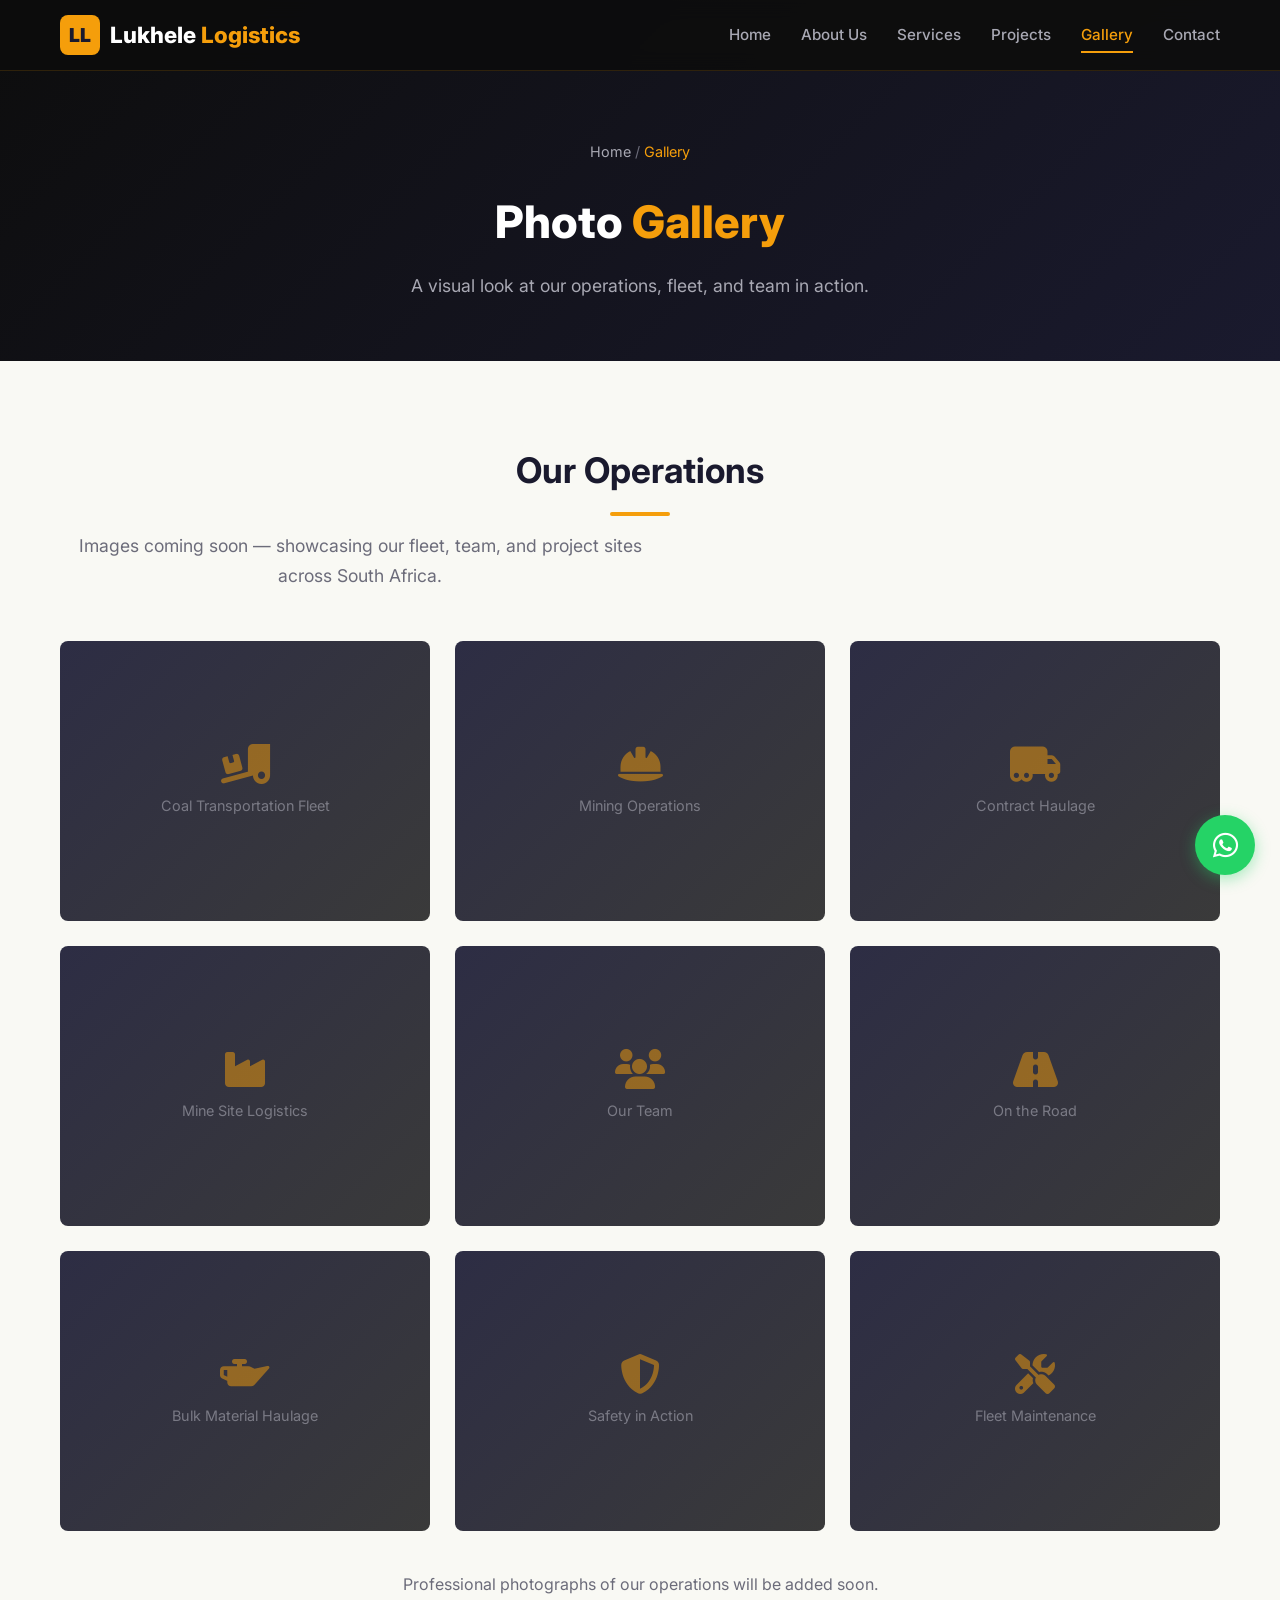
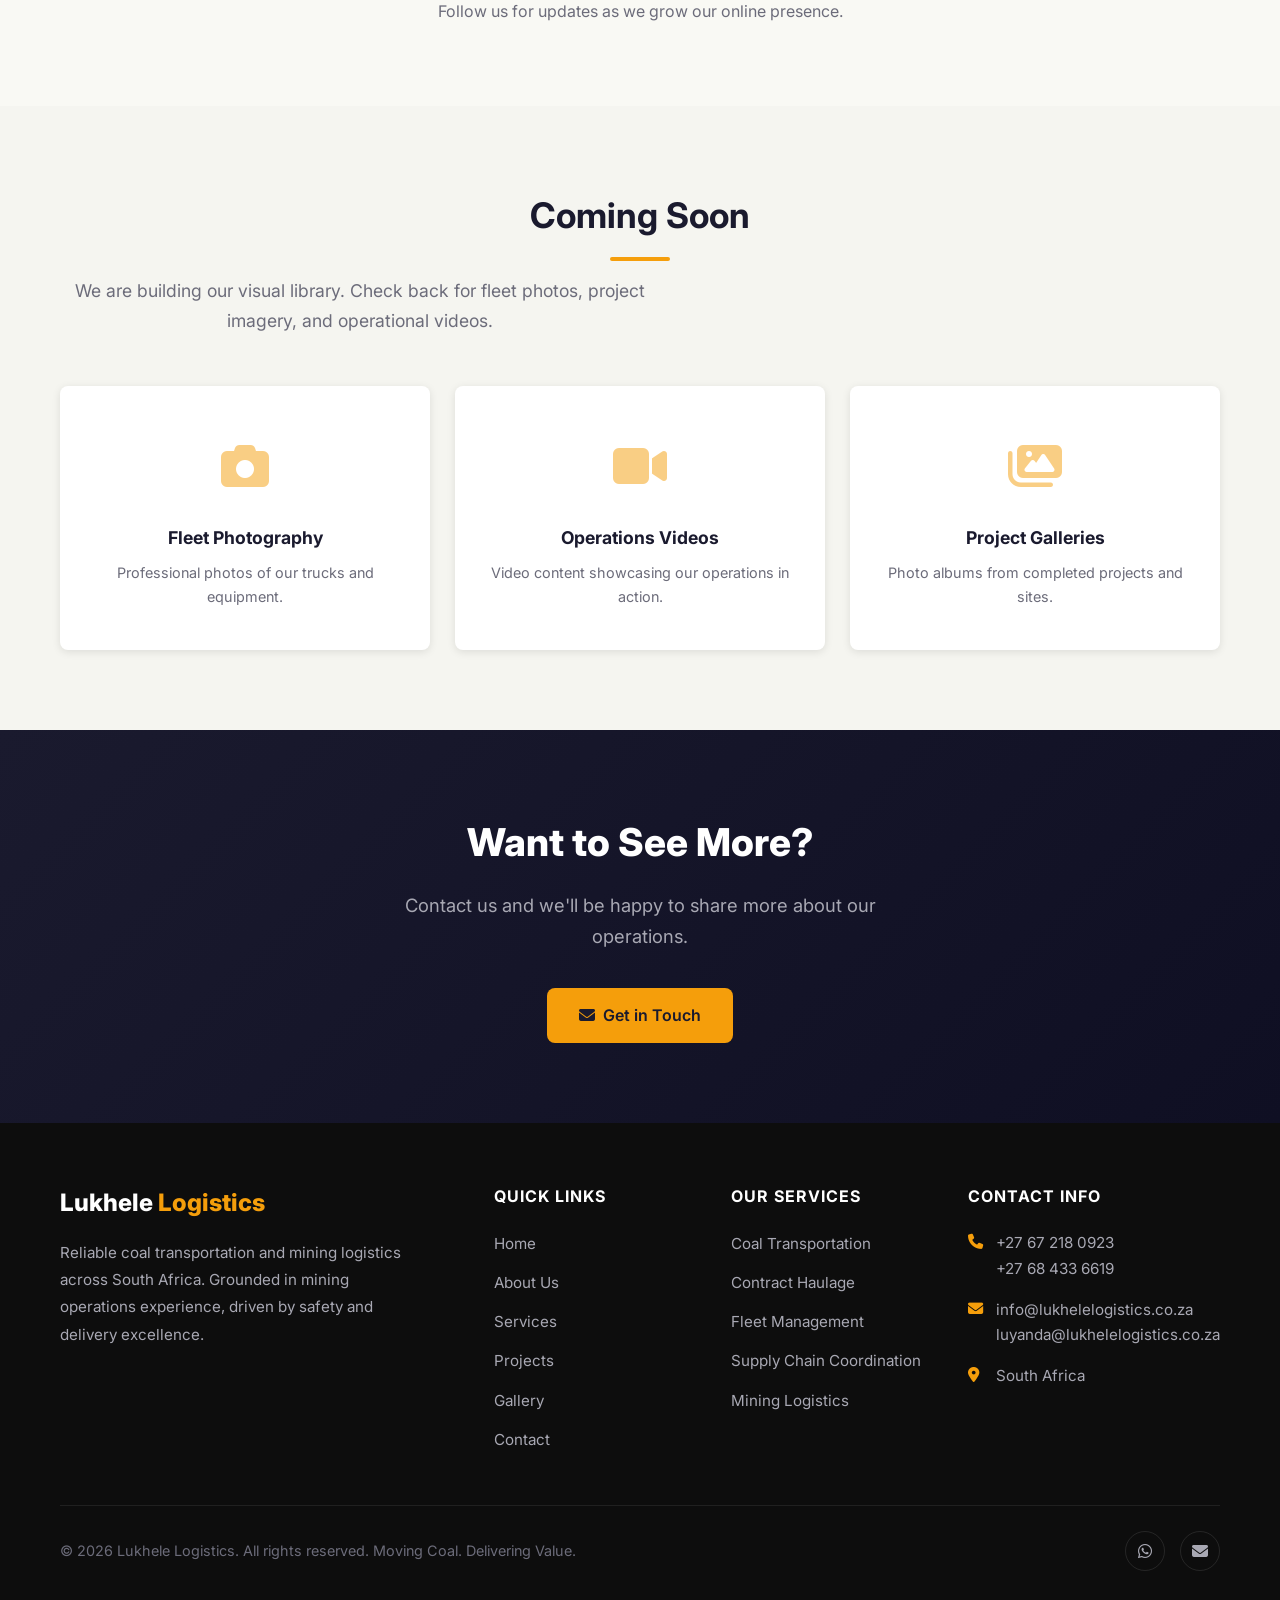
<file: gallery.html>
<!DOCTYPE html>
<html lang="en">
<head>
    <meta charset="UTF-8">
    <meta name="viewport" content="width=device-width, initial-scale=1.0">
    <title>Gallery | Lukhele Logistics — Coal Transportation & Mining Logistics Photos</title>
    <meta name="description" content="Photo gallery showcasing Lukhele Logistics' coal transportation fleet, mining logistics operations, and team in action across South Africa.">
    <meta name="keywords" content="Lukhele Logistics gallery, coal trucks, mining fleet, logistics photos, South Africa coal transportation">
    <meta name="author" content="Lukhele Logistics">
    
    <meta property="og:title" content="Gallery | Lukhele Logistics">
    <meta property="og:description" content="Photo gallery of our coal transportation fleet and mining logistics operations.">
    <meta property="og:type" content="website">
    <meta property="og:url" content="https://lukhelelogistics.co.za/gallery.html">
    <meta property="og:locale" content="en_ZA">
    
    <meta name="twitter:card" content="summary_large_image">
    
    <link rel="canonical" href="https://lukhelelogistics.co.za/gallery.html">
    
    <link rel="preconnect" href="https://fonts.googleapis.com">
    <link rel="preconnect" href="https://fonts.gstatic.com" crossorigin>
    <link href="https://fonts.googleapis.com/css2?family=Inter:wght@400;500;600;700;800&display=swap" rel="stylesheet">
    <link rel="stylesheet" href="https://cdnjs.cloudflare.com/ajax/libs/font-awesome/6.5.0/css/all.min.css">
    <link rel="stylesheet" href="css/style.css">
    
    <link rel="icon" type="image/svg+xml" href="data:image/svg+xml,<svg xmlns='http://www.w3.org/2000/svg' viewBox='0 0 100 100'><text y='.9em' font-size='90'>⛏️</text></svg>">
</head>
<body>

    <!-- ===== Header ===== -->
    <header class="header">
        <nav class="nav">
            <a href="index.html" class="nav-logo">
                <div class="nav-logo-icon">LL</div>
                <div>Lukhele <span>Logistics</span></div>
            </a>
            <button class="nav-toggle" aria-label="Toggle navigation">
                <i class="fas fa-bars"></i>
            </button>
            <div class="nav-links">
                <a href="index.html">Home</a>
                <a href="about.html">About Us</a>
                <a href="services.html">Services</a>
                <a href="projects.html">Projects</a>
                <a href="gallery.html" class="active">Gallery</a>
                <a href="contact.html">Contact</a>
            </div>
        </nav>
    </header>

    <!-- ===== Page Header ===== -->
    <section class="page-header">
        <div class="container">
            <div class="breadcrumb">
                <a href="index.html">Home</a> / <span>Gallery</span>
            </div>
            <h1>Photo <span>Gallery</span></h1>
            <p>A visual look at our operations, fleet, and team in action.</p>
        </div>
    </section>

    <!-- ===== Gallery Content ===== -->
    <section class="section">
        <div class="container">
            <div class="section-header">
                <h2 class="section-title">Our Operations</h2>
                <p class="section-subtitle">Images coming soon — showcasing our fleet, team, and project sites across South Africa.</p>
            </div>
            <div class="gallery-page-grid">
                <div class="gallery-page-item">
                    <div class="gallery-item-placeholder">
                        <i class="fas fa-truck-loading"></i>
                        <span>Coal Transportation Fleet</span>
                    </div>
                </div>
                <div class="gallery-page-item">
                    <div class="gallery-item-placeholder">
                        <i class="fas fa-hard-hat"></i>
                        <span>Mining Operations</span>
                    </div>
                </div>
                <div class="gallery-page-item">
                    <div class="gallery-item-placeholder">
                        <i class="fas fa-truck-moving"></i>
                        <span>Contract Haulage</span>
                    </div>
                </div>
                <div class="gallery-page-item">
                    <div class="gallery-item-placeholder">
                        <i class="fas fa-industry"></i>
                        <span>Mine Site Logistics</span>
                    </div>
                </div>
                <div class="gallery-page-item">
                    <div class="gallery-item-placeholder">
                        <i class="fas fa-users"></i>
                        <span>Our Team</span>
                    </div>
                </div>
                <div class="gallery-page-item">
                    <div class="gallery-item-placeholder">
                        <i class="fas fa-road"></i>
                        <span>On the Road</span>
                    </div>
                </div>
                <div class="gallery-page-item">
                    <div class="gallery-item-placeholder">
                        <i class="fas fa-oil-can"></i>
                        <span>Bulk Material Haulage</span>
                    </div>
                </div>
                <div class="gallery-page-item">
                    <div class="gallery-item-placeholder">
                        <i class="fas fa-shield-alt"></i>
                        <span>Safety in Action</span>
                    </div>
                </div>
                <div class="gallery-page-item">
                    <div class="gallery-item-placeholder">
                        <i class="fas fa-tools"></i>
                        <span>Fleet Maintenance</span>
                    </div>
                </div>
            </div>
            <div style="text-align: center; margin-top: 40px;">
                <p style="color: var(--gray-mid);">Professional photographs of our operations will be added soon. <br>Follow us for updates as we grow our online presence.</p>
            </div>
        </div>
    </section>

    <!-- ===== Video Section (Future) ===== -->
    <section class="section section-light">
        <div class="container">
            <div class="section-header">
                <h2 class="section-title">Coming Soon</h2>
                <p class="section-subtitle">We are building our visual library. Check back for fleet photos, project imagery, and operational videos.</p>
            </div>
            <div style="display: grid; grid-template-columns: repeat(auto-fit, minmax(280px, 1fr)); gap: 25px;">
                <div style="padding: 40px 20px; background: var(--white); border-radius: var(--radius); box-shadow: var(--shadow-sm); text-align: center;">
                    <div style="font-size: 3rem; color: var(--accent-amber); margin-bottom: 15px; opacity: 0.5;"><i class="fas fa-camera"></i></div>
                    <h3 style="font-size: 1.1rem; margin-bottom: 8px;">Fleet Photography</h3>
                    <p style="color: var(--gray-mid); font-size: 0.9rem;">Professional photos of our trucks and equipment.</p>
                </div>
                <div style="padding: 40px 20px; background: var(--white); border-radius: var(--radius); box-shadow: var(--shadow-sm); text-align: center;">
                    <div style="font-size: 3rem; color: var(--accent-amber); margin-bottom: 15px; opacity: 0.5;"><i class="fas fa-video"></i></div>
                    <h3 style="font-size: 1.1rem; margin-bottom: 8px;">Operations Videos</h3>
                    <p style="color: var(--gray-mid); font-size: 0.9rem;">Video content showcasing our operations in action.</p>
                </div>
                <div style="padding: 40px 20px; background: var(--white); border-radius: var(--radius); box-shadow: var(--shadow-sm); text-align: center;">
                    <div style="font-size: 3rem; color: var(--accent-amber); margin-bottom: 15px; opacity: 0.5;"><i class="fas fa-images"></i></div>
                    <h3 style="font-size: 1.1rem; margin-bottom: 8px;">Project Galleries</h3>
                    <p style="color: var(--gray-mid); font-size: 0.9rem;">Photo albums from completed projects and sites.</p>
                </div>
            </div>
        </div>
    </section>

    <!-- ===== CTA ===== -->
    <section class="cta-section">
        <div class="container">
            <h2>Want to See More?</h2>
            <p>Contact us and we'll be happy to share more about our operations.</p>
            <div class="hero-actions" style="justify-content: center;">
                <a href="contact.html" class="btn btn-primary">
                    <i class="fas fa-envelope"></i> Get in Touch
                </a>
            </div>
        </div>
    </section>

    <!-- ===== Footer ===== -->
    <footer class="footer">
        <div class="container">
            <div class="footer-grid">
                <div class="footer-brand">
                    <h3>Lukhele <span>Logistics</span></h3>
                    <p>Reliable coal transportation and mining logistics across South Africa. Grounded in mining operations experience, driven by safety and delivery excellence.</p>
                </div>
                <div>
                    <h4>Quick Links</h4>
                    <ul class="footer-links">
                        <li><a href="index.html">Home</a></li>
                        <li><a href="about.html">About Us</a></li>
                        <li><a href="services.html">Services</a></li>
                        <li><a href="projects.html">Projects</a></li>
                        <li><a href="gallery.html">Gallery</a></li>
                        <li><a href="contact.html">Contact</a></li>
                    </ul>
                </div>
                <div>
                    <h4>Our Services</h4>
                    <ul class="footer-links">
                        <li><a href="services.html">Coal Transportation</a></li>
                        <li><a href="services.html">Contract Haulage</a></li>
                        <li><a href="services.html">Fleet Management</a></li>
                        <li><a href="services.html">Supply Chain Coordination</a></li>
                        <li><a href="services.html">Mining Logistics</a></li>
                    </ul>
                </div>
                <div>
                    <h4>Contact Info</h4>
                    <ul class="footer-contact">
                        <li>
                            <i class="fas fa-phone"></i>
                            <div>
                                <a href="tel:+27672180923">+27 67 218 0923</a><br>
                                <a href="tel:+27684336619">+27 68 433 6619</a>
                            </div>
                        </li>
                        <li>
                            <i class="fas fa-envelope"></i>
                            <div>
                                <a href="mailto:info@lukhelelogistics.co.za">info@lukhelelogistics.co.za</a><br>
                                <a href="mailto:luyanda@lukhelelogistics.co.za">luyanda@lukhelelogistics.co.za</a>
                            </div>
                        </li>
                        <li>
                            <i class="fas fa-map-marker-alt"></i>
                            <div>
                                <span>South Africa</span>
                            </div>
                        </li>
                    </ul>
                </div>
            </div>
            <div class="footer-bottom">
                <p>&copy; 2026 Lukhele Logistics. All rights reserved. Moving Coal. Delivering Value.</p>
                <div class="footer-social">
                    <a href="https://wa.me/27672180923" target="_blank" rel="noopener" aria-label="WhatsApp"><i class="fab fa-whatsapp"></i></a>
                    <a href="mailto:info@lukhelelogistics.co.za" aria-label="Email"><i class="fas fa-envelope"></i></a>
                </div>
            </div>
        </div>
    </footer>

    <!-- ===== WhatsApp Float ===== -->
    <a href="https://wa.me/27672180923" target="_blank" rel="noopener" class="whatsapp-float" aria-label="Chat on WhatsApp">
        <i class="fab fa-whatsapp"></i>
    </a>

    <script src="js/main.js"></script>
</body>
</html>
</file>
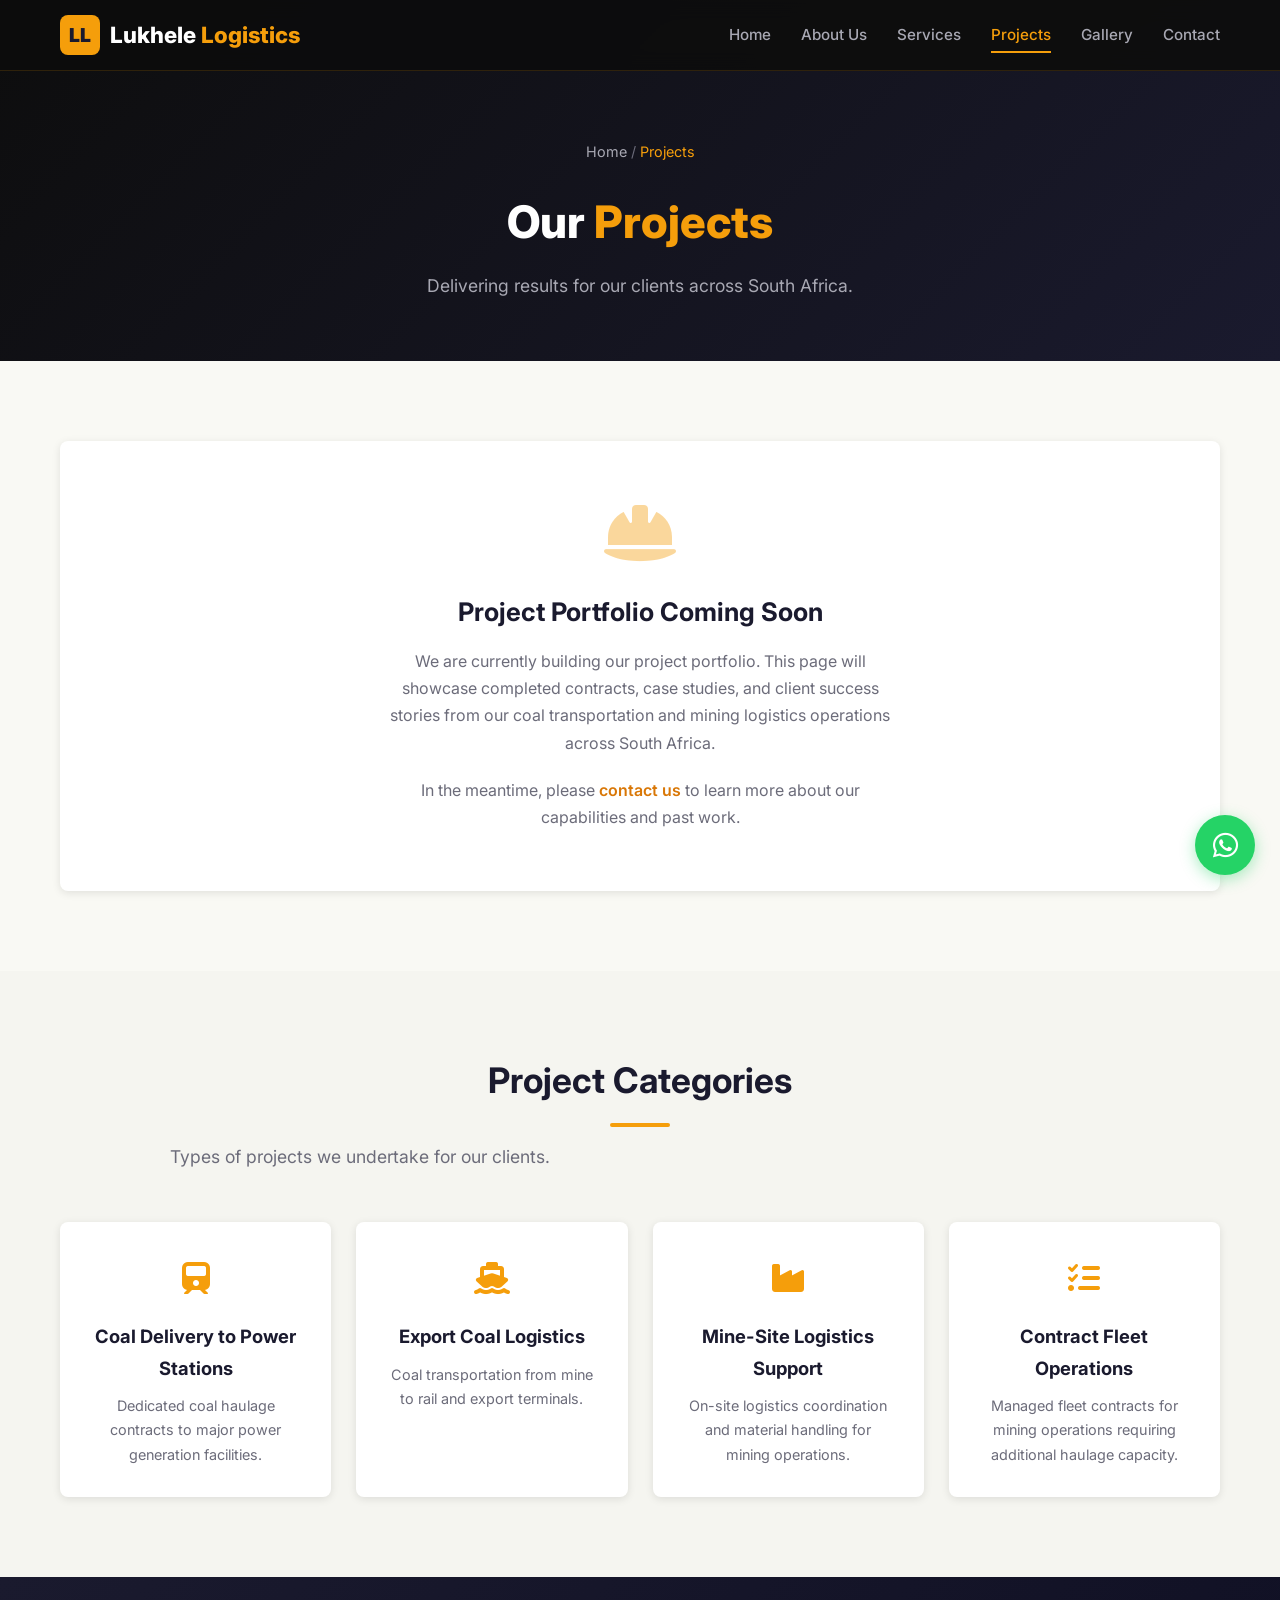
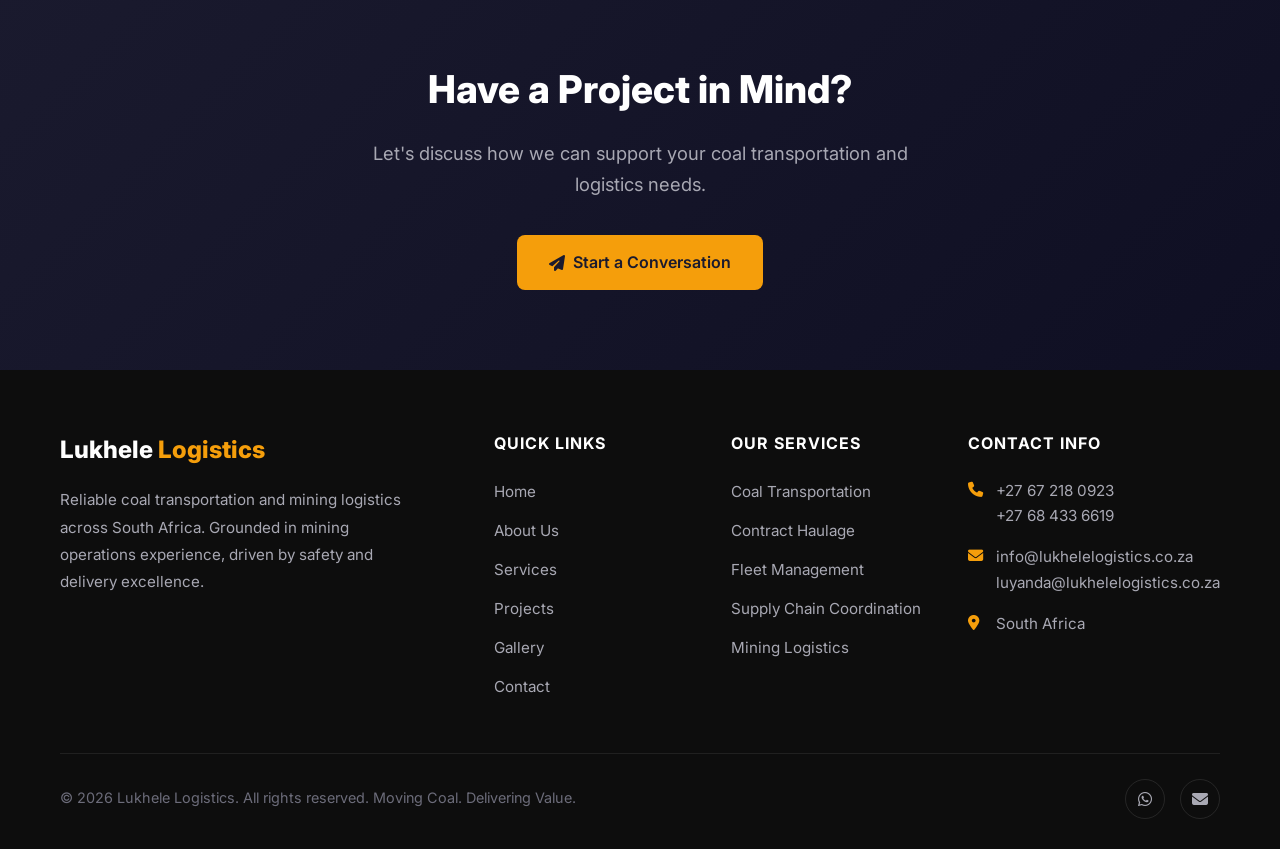
<file: projects.html>
<!DOCTYPE html>
<html lang="en">
<head>
    <meta charset="UTF-8">
    <meta name="viewport" content="width=device-width, initial-scale=1.0">
    <title>Projects | Lukhele Logistics — Our Work in Coal Transportation & Mining Logistics</title>
    <meta name="description" content="Explore projects and contracts undertaken by Lukhele Logistics in coal transportation, contract haulage, and mining logistics across South Africa.">
    <meta name="keywords" content="Lukhele Logistics projects, coal transportation projects, mining logistics South Africa, contract haulage projects">
    <meta name="author" content="Lukhele Logistics">
    
    <meta property="og:title" content="Projects | Lukhele Logistics">
    <meta property="og:description" content="Our portfolio of coal transportation and mining logistics projects across South Africa.">
    <meta property="og:type" content="website">
    <meta property="og:url" content="https://lukhelelogistics.co.za/projects.html">
    <meta property="og:locale" content="en_ZA">
    
    <meta name="twitter:card" content="summary_large_image">
    
    <link rel="canonical" href="https://lukhelelogistics.co.za/projects.html">
    
    <link rel="preconnect" href="https://fonts.googleapis.com">
    <link rel="preconnect" href="https://fonts.gstatic.com" crossorigin>
    <link href="https://fonts.googleapis.com/css2?family=Inter:wght@400;500;600;700;800&display=swap" rel="stylesheet">
    <link rel="stylesheet" href="https://cdnjs.cloudflare.com/ajax/libs/font-awesome/6.5.0/css/all.min.css">
    <link rel="stylesheet" href="css/style.css">
    
    <link rel="icon" type="image/svg+xml" href="data:image/svg+xml,<svg xmlns='http://www.w3.org/2000/svg' viewBox='0 0 100 100'><text y='.9em' font-size='90'>⛏️</text></svg>">
</head>
<body>

    <!-- ===== Header ===== -->
    <header class="header">
        <nav class="nav">
            <a href="index.html" class="nav-logo">
                <div class="nav-logo-icon">LL</div>
                <div>Lukhele <span>Logistics</span></div>
            </a>
            <button class="nav-toggle" aria-label="Toggle navigation">
                <i class="fas fa-bars"></i>
            </button>
            <div class="nav-links">
                <a href="index.html">Home</a>
                <a href="about.html">About Us</a>
                <a href="services.html">Services</a>
                <a href="projects.html" class="active">Projects</a>
                <a href="gallery.html">Gallery</a>
                <a href="contact.html">Contact</a>
            </div>
        </nav>
    </header>

    <!-- ===== Page Header ===== -->
    <section class="page-header">
        <div class="container">
            <div class="breadcrumb">
                <a href="index.html">Home</a> / <span>Projects</span>
            </div>
            <h1>Our <span>Projects</span></h1>
            <p>Delivering results for our clients across South Africa.</p>
        </div>
    </section>

    <!-- ===== Projects Content ===== -->
    <section class="section">
        <div class="container">
            <div class="projects-placeholder">
                <i class="fas fa-hard-hat"></i>
                <h3>Project Portfolio Coming Soon</h3>
                <p>We are currently building our project portfolio. This page will showcase completed contracts, case studies, and client success stories from our coal transportation and mining logistics operations across South Africa.</p>
                <p style="margin-top: 20px;">In the meantime, please <a href="contact.html" style="color: var(--accent-amber-dark); font-weight: 600;">contact us</a> to learn more about our capabilities and past work.</p>
            </div>
        </div>
    </section>

    <!-- ===== Project Categories ===== -->
    <section class="section section-light">
        <div class="container">
            <div class="section-header">
                <h2 class="section-title">Project Categories</h2>
                <p class="section-subtitle">Types of projects we undertake for our clients.</p>
            </div>
            <div style="display: grid; grid-template-columns: repeat(auto-fit, minmax(250px, 1fr)); gap: 25px;">
                <div style="padding: 30px; background: var(--white); border-radius: var(--radius); box-shadow: var(--shadow-sm); text-align: center;">
                    <div style="font-size: 2rem; color: var(--accent-amber); margin-bottom: 15px;"><i class="fas fa-train"></i></div>
                    <h3 style="font-size: 1.15rem; margin-bottom: 10px;">Coal Delivery to Power Stations</h3>
                    <p style="color: var(--gray-mid); font-size: 0.9rem;">Dedicated coal haulage contracts to major power generation facilities.</p>
                </div>
                <div style="padding: 30px; background: var(--white); border-radius: var(--radius); box-shadow: var(--shadow-sm); text-align: center;">
                    <div style="font-size: 2rem; color: var(--accent-amber); margin-bottom: 15px;"><i class="fas fa-ship"></i></div>
                    <h3 style="font-size: 1.15rem; margin-bottom: 10px;">Export Coal Logistics</h3>
                    <p style="color: var(--gray-mid); font-size: 0.9rem;">Coal transportation from mine to rail and export terminals.</p>
                </div>
                <div style="padding: 30px; background: var(--white); border-radius: var(--radius); box-shadow: var(--shadow-sm); text-align: center;">
                    <div style="font-size: 2rem; color: var(--accent-amber); margin-bottom: 15px;"><i class="fas fa-industry"></i></div>
                    <h3 style="font-size: 1.15rem; margin-bottom: 10px;">Mine-Site Logistics Support</h3>
                    <p style="color: var(--gray-mid); font-size: 0.9rem;">On-site logistics coordination and material handling for mining operations.</p>
                </div>
                <div style="padding: 30px; background: var(--white); border-radius: var(--radius); box-shadow: var(--shadow-sm); text-align: center;">
                    <div style="font-size: 2rem; color: var(--accent-amber); margin-bottom: 15px;"><i class="fas fa-tasks"></i></div>
                    <h3 style="font-size: 1.15rem; margin-bottom: 10px;">Contract Fleet Operations</h3>
                    <p style="color: var(--gray-mid); font-size: 0.9rem;">Managed fleet contracts for mining operations requiring additional haulage capacity.</p>
                </div>
            </div>
        </div>
    </section>

    <!-- ===== CTA ===== -->
    <section class="cta-section">
        <div class="container">
            <h2>Have a Project in Mind?</h2>
            <p>Let's discuss how we can support your coal transportation and logistics needs.</p>
            <div class="hero-actions" style="justify-content: center;">
                <a href="contact.html" class="btn btn-primary">
                    <i class="fas fa-paper-plane"></i> Start a Conversation
                </a>
            </div>
        </div>
    </section>

    <!-- ===== Footer ===== -->
    <footer class="footer">
        <div class="container">
            <div class="footer-grid">
                <div class="footer-brand">
                    <h3>Lukhele <span>Logistics</span></h3>
                    <p>Reliable coal transportation and mining logistics across South Africa. Grounded in mining operations experience, driven by safety and delivery excellence.</p>
                </div>
                <div>
                    <h4>Quick Links</h4>
                    <ul class="footer-links">
                        <li><a href="index.html">Home</a></li>
                        <li><a href="about.html">About Us</a></li>
                        <li><a href="services.html">Services</a></li>
                        <li><a href="projects.html">Projects</a></li>
                        <li><a href="gallery.html">Gallery</a></li>
                        <li><a href="contact.html">Contact</a></li>
                    </ul>
                </div>
                <div>
                    <h4>Our Services</h4>
                    <ul class="footer-links">
                        <li><a href="services.html">Coal Transportation</a></li>
                        <li><a href="services.html">Contract Haulage</a></li>
                        <li><a href="services.html">Fleet Management</a></li>
                        <li><a href="services.html">Supply Chain Coordination</a></li>
                        <li><a href="services.html">Mining Logistics</a></li>
                    </ul>
                </div>
                <div>
                    <h4>Contact Info</h4>
                    <ul class="footer-contact">
                        <li>
                            <i class="fas fa-phone"></i>
                            <div>
                                <a href="tel:+27672180923">+27 67 218 0923</a><br>
                                <a href="tel:+27684336619">+27 68 433 6619</a>
                            </div>
                        </li>
                        <li>
                            <i class="fas fa-envelope"></i>
                            <div>
                                <a href="mailto:info@lukhelelogistics.co.za">info@lukhelelogistics.co.za</a><br>
                                <a href="mailto:luyanda@lukhelelogistics.co.za">luyanda@lukhelelogistics.co.za</a>
                            </div>
                        </li>
                        <li>
                            <i class="fas fa-map-marker-alt"></i>
                            <div>
                                <span>South Africa</span>
                            </div>
                        </li>
                    </ul>
                </div>
            </div>
            <div class="footer-bottom">
                <p>&copy; 2026 Lukhele Logistics. All rights reserved. Moving Coal. Delivering Value.</p>
                <div class="footer-social">
                    <a href="https://wa.me/27672180923" target="_blank" rel="noopener" aria-label="WhatsApp"><i class="fab fa-whatsapp"></i></a>
                    <a href="mailto:info@lukhelelogistics.co.za" aria-label="Email"><i class="fas fa-envelope"></i></a>
                </div>
            </div>
        </div>
    </footer>

    <!-- ===== WhatsApp Float ===== -->
    <a href="https://wa.me/27672180923" target="_blank" rel="noopener" class="whatsapp-float" aria-label="Chat on WhatsApp">
        <i class="fab fa-whatsapp"></i>
    </a>

    <script src="js/main.js"></script>
</body>
</html>
</file>
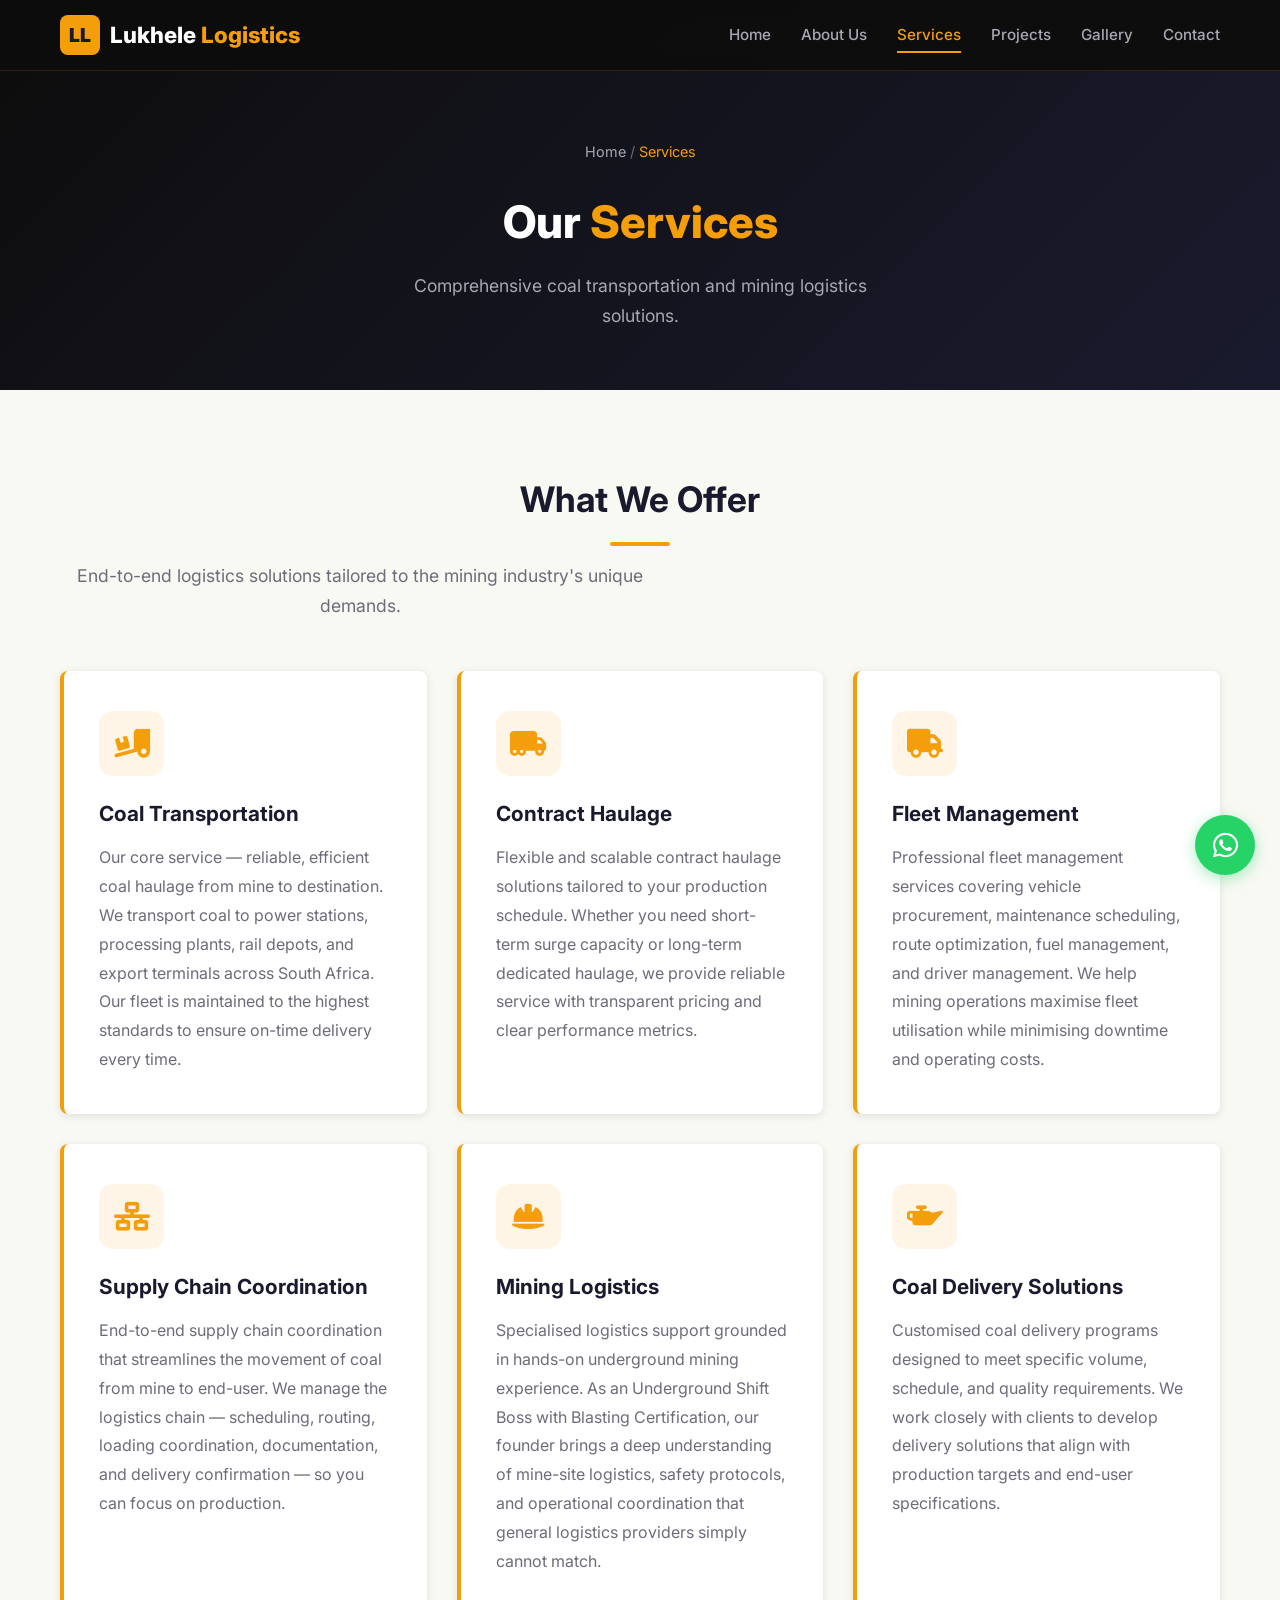
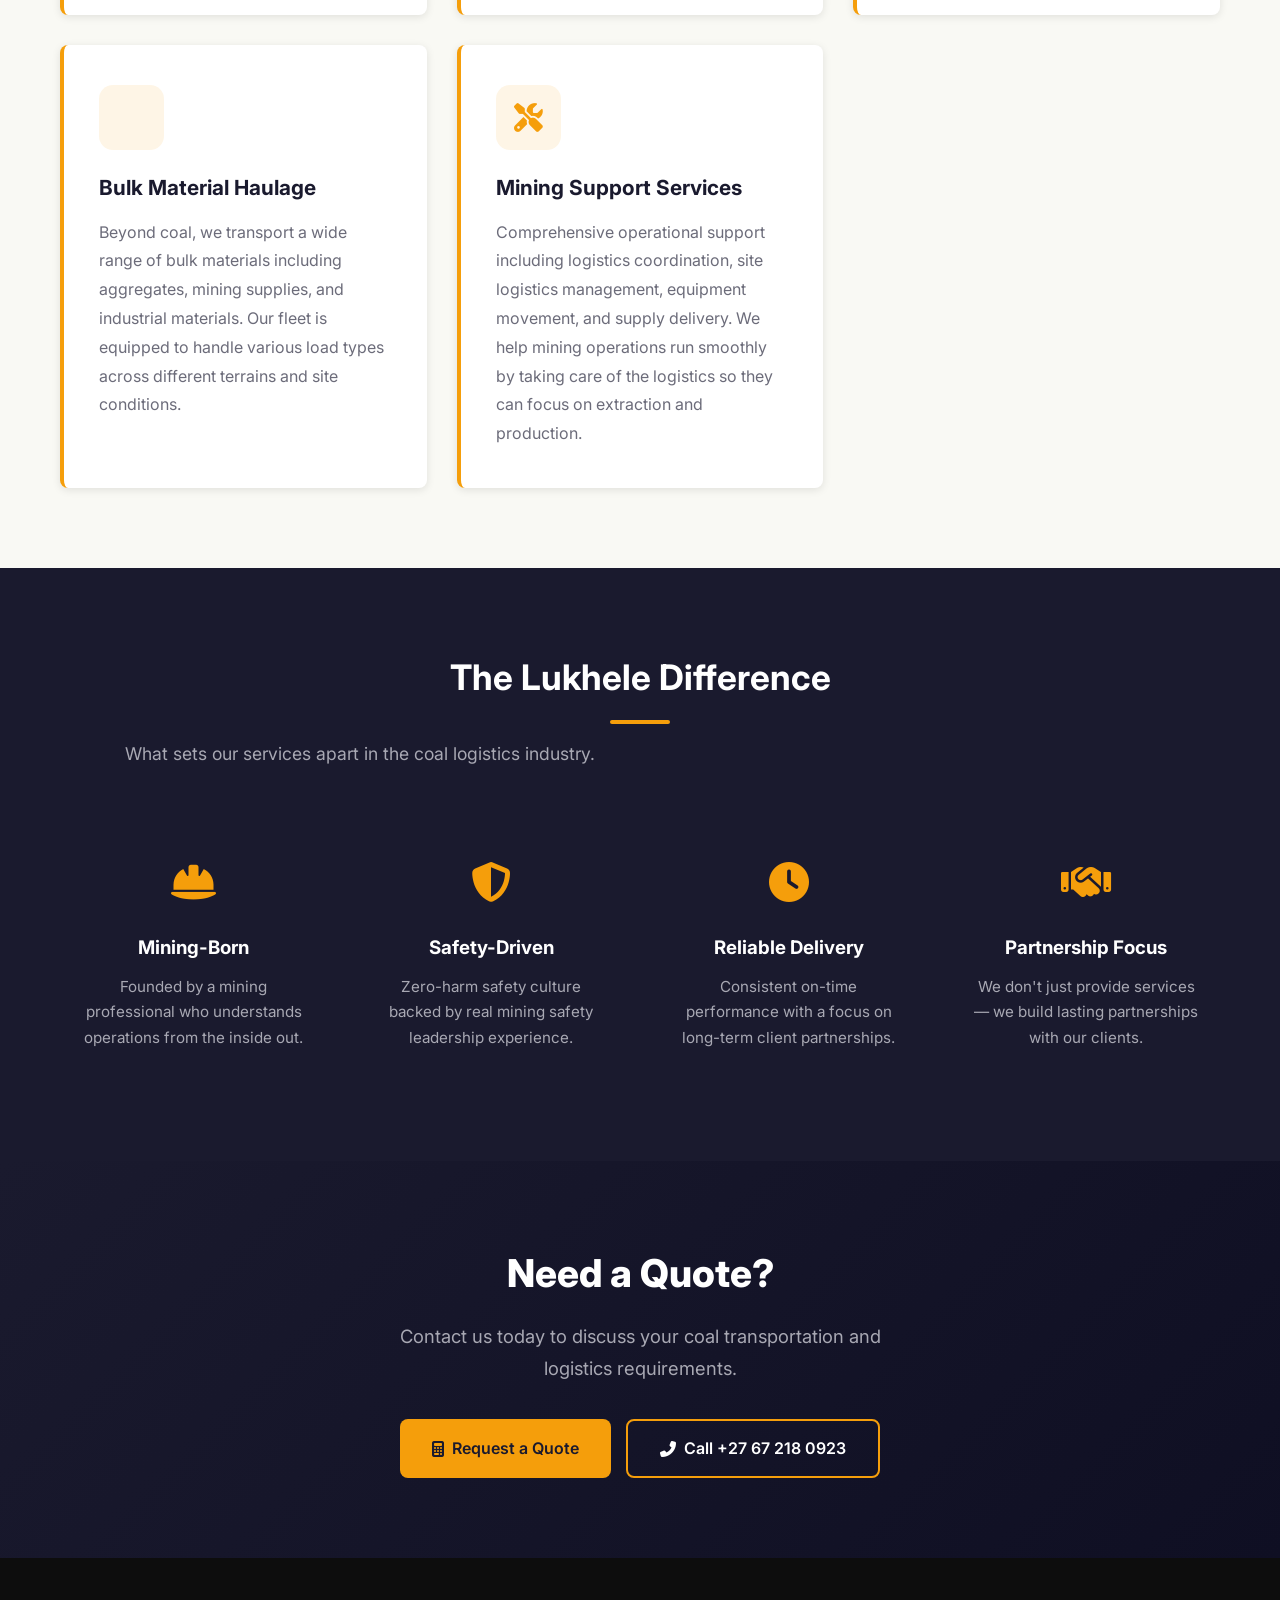
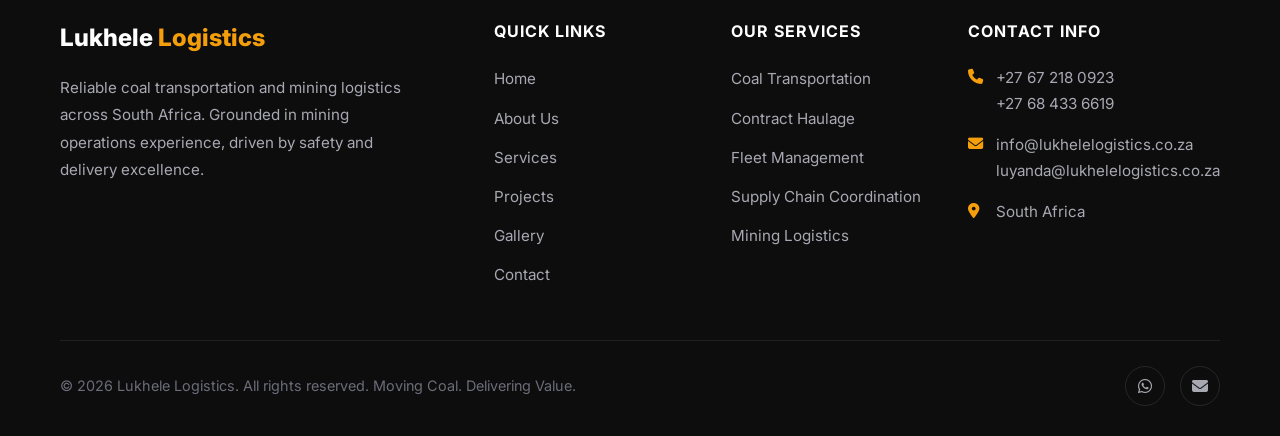
<file: services.html>
<!DOCTYPE html>
<html lang="en">
<head>
    <meta charset="UTF-8">
    <meta name="viewport" content="width=device-width, initial-scale=1.0">
    <title>Services | Lukhele Logistics — Coal Transportation & Mining Logistics South Africa</title>
    <meta name="description" content="Explore Lukhele Logistics' full range of services: Coal Transportation, Contract Haulage, Fleet Management, Supply Chain Coordination, Mining Logistics, and more.">
    <meta name="keywords" content="coal transportation services, contract haulage South Africa, fleet management, mining logistics, supply chain coordination, bulk material haulage, mining support services">
    <meta name="author" content="Lukhele Logistics">
    
    <meta property="og:title" content="Services | Lukhele Logistics">
    <meta property="og:description" content="Comprehensive coal transportation and mining logistics services across South Africa.">
    <meta property="og:type" content="website">
    <meta property="og:url" content="https://lukhelelogistics.co.za/services.html">
    <meta property="og:locale" content="en_ZA">
    
    <meta name="twitter:card" content="summary_large_image">
    <meta name="twitter:title" content="Services | Lukhele Logistics">
    <meta name="twitter:description" content="Full range of coal transportation and mining logistics services.">
    
    <link rel="canonical" href="https://lukhelelogistics.co.za/services.html">
    
    <link rel="preconnect" href="https://fonts.googleapis.com">
    <link rel="preconnect" href="https://fonts.gstatic.com" crossorigin>
    <link href="https://fonts.googleapis.com/css2?family=Inter:wght@400;500;600;700;800&display=swap" rel="stylesheet">
    <link rel="stylesheet" href="https://cdnjs.cloudflare.com/ajax/libs/font-awesome/6.5.0/css/all.min.css">
    <link rel="stylesheet" href="css/style.css">
    
    <link rel="icon" type="image/svg+xml" href="data:image/svg+xml,<svg xmlns='http://www.w3.org/2000/svg' viewBox='0 0 100 100'><text y='.9em' font-size='90'>⛏️</text></svg>">
</head>
<body>

    <!-- ===== Header ===== -->
    <header class="header">
        <nav class="nav">
            <a href="index.html" class="nav-logo">
                <div class="nav-logo-icon">LL</div>
                <div>Lukhele <span>Logistics</span></div>
            </a>
            <button class="nav-toggle" aria-label="Toggle navigation">
                <i class="fas fa-bars"></i>
            </button>
            <div class="nav-links">
                <a href="index.html">Home</a>
                <a href="about.html">About Us</a>
                <a href="services.html" class="active">Services</a>
                <a href="projects.html">Projects</a>
                <a href="gallery.html">Gallery</a>
                <a href="contact.html">Contact</a>
            </div>
        </nav>
    </header>

    <!-- ===== Page Header ===== -->
    <section class="page-header">
        <div class="container">
            <div class="breadcrumb">
                <a href="index.html">Home</a> / <span>Services</span>
            </div>
            <h1>Our <span>Services</span></h1>
            <p>Comprehensive coal transportation and mining logistics solutions.</p>
        </div>
    </section>

    <!-- ===== Services Full List ===== -->
    <section class="section">
        <div class="container">
            <div class="section-header">
                <h2 class="section-title">What We Offer</h2>
                <p class="section-subtitle">End-to-end logistics solutions tailored to the mining industry's unique demands.</p>
            </div>
            <div class="services-page-grid">
                
                <div class="service-detailed-card">
                    <div class="icon"><i class="fas fa-truck-loading"></i></div>
                    <h3>Coal Transportation</h3>
                    <p>Our core service — reliable, efficient coal haulage from mine to destination. We transport coal to power stations, processing plants, rail depots, and export terminals across South Africa. Our fleet is maintained to the highest standards to ensure on-time delivery every time.</p>
                </div>
                
                <div class="service-detailed-card">
                    <div class="icon"><i class="fas fa-truck-moving"></i></div>
                    <h3>Contract Haulage</h3>
                    <p>Flexible and scalable contract haulage solutions tailored to your production schedule. Whether you need short-term surge capacity or long-term dedicated haulage, we provide reliable service with transparent pricing and clear performance metrics.</p>
                </div>
                
                <div class="service-detailed-card">
                    <div class="icon"><i class="fas fa-truck"></i></div>
                    <h3>Fleet Management</h3>
                    <p>Professional fleet management services covering vehicle procurement, maintenance scheduling, route optimization, fuel management, and driver management. We help mining operations maximise fleet utilisation while minimising downtime and operating costs.</p>
                </div>
                
                <div class="service-detailed-card">
                    <div class="icon"><i class="fas fa-network-wired"></i></div>
                    <h3>Supply Chain Coordination</h3>
                    <p>End-to-end supply chain coordination that streamlines the movement of coal from mine to end-user. We manage the logistics chain — scheduling, routing, loading coordination, documentation, and delivery confirmation — so you can focus on production.</p>
                </div>
                
                <div class="service-detailed-card">
                    <div class="icon"><i class="fas fa-hard-hat"></i></div>
                    <h3>Mining Logistics</h3>
                    <p>Specialised logistics support grounded in hands-on underground mining experience. As an Underground Shift Boss with Blasting Certification, our founder brings a deep understanding of mine-site logistics, safety protocols, and operational coordination that general logistics providers simply cannot match.</p>
                </div>
                
                <div class="service-detailed-card">
                    <div class="icon"><i class="fas fa-oil-can"></i></div>
                    <h3>Coal Delivery Solutions</h3>
                    <p>Customised coal delivery programs designed to meet specific volume, schedule, and quality requirements. We work closely with clients to develop delivery solutions that align with production targets and end-user specifications.</p>
                </div>
                
                <div class="service-detailed-card">
                    <div class="icon"><i class="fas fa-dump-truck"></i></div>
                    <h3>Bulk Material Haulage</h3>
                    <p>Beyond coal, we transport a wide range of bulk materials including aggregates, mining supplies, and industrial materials. Our fleet is equipped to handle various load types across different terrains and site conditions.</p>
                </div>
                
                <div class="service-detailed-card">
                    <div class="icon"><i class="fas fa-tools"></i></div>
                    <h3>Mining Support Services</h3>
                    <p>Comprehensive operational support including logistics coordination, site logistics management, equipment movement, and supply delivery. We help mining operations run smoothly by taking care of the logistics so they can focus on extraction and production.</p>
                </div>
                
            </div>
        </div>
    </section>

    <!-- ===== Why Choose Us (Services Page) ===== -->
    <section class="section section-dark">
        <div class="container">
            <div class="section-header">
                <h2 class="section-title">The Lukhele Difference</h2>
                <p class="section-subtitle">What sets our services apart in the coal logistics industry.</p>
            </div>
            <div style="display: grid; grid-template-columns: repeat(auto-fit, minmax(250px, 1fr)); gap: 30px;">
                <div style="text-align: center; padding: 30px 20px;">
                    <div style="font-size: 2.5rem; color: var(--accent-amber); margin-bottom: 15px;">
                        <i class="fas fa-hard-hat"></i>
                    </div>
                    <h3 style="color: var(--white); margin-bottom: 10px;">Mining-Born</h3>
                    <p style="color: var(--gray-light); font-size: 0.95rem;">Founded by a mining professional who understands operations from the inside out.</p>
                </div>
                <div style="text-align: center; padding: 30px 20px;">
                    <div style="font-size: 2.5rem; color: var(--accent-amber); margin-bottom: 15px;">
                        <i class="fas fa-shield-alt"></i>
                    </div>
                    <h3 style="color: var(--white); margin-bottom: 10px;">Safety-Driven</h3>
                    <p style="color: var(--gray-light); font-size: 0.95rem;">Zero-harm safety culture backed by real mining safety leadership experience.</p>
                </div>
                <div style="text-align: center; padding: 30px 20px;">
                    <div style="font-size: 2.5rem; color: var(--accent-amber); margin-bottom: 15px;">
                        <i class="fas fa-clock"></i>
                    </div>
                    <h3 style="color: var(--white); margin-bottom: 10px;">Reliable Delivery</h3>
                    <p style="color: var(--gray-light); font-size: 0.95rem;">Consistent on-time performance with a focus on long-term client partnerships.</p>
                </div>
                <div style="text-align: center; padding: 30px 20px;">
                    <div style="font-size: 2.5rem; color: var(--accent-amber); margin-bottom: 15px;">
                        <i class="fas fa-handshake"></i>
                    </div>
                    <h3 style="color: var(--white); margin-bottom: 10px;">Partnership Focus</h3>
                    <p style="color: var(--gray-light); font-size: 0.95rem;">We don't just provide services — we build lasting partnerships with our clients.</p>
                </div>
            </div>
        </div>
    </section>

    <!-- ===== CTA ===== -->
    <section class="cta-section">
        <div class="container">
            <h2>Need a Quote?</h2>
            <p>Contact us today to discuss your coal transportation and logistics requirements.</p>
            <div class="hero-actions" style="justify-content: center;">
                <a href="contact.html" class="btn btn-primary">
                    <i class="fas fa-calculator"></i> Request a Quote
                </a>
                <a href="tel:+27672180923" class="btn btn-outline">
                    <i class="fas fa-phone-alt"></i> Call +27 67 218 0923
                </a>
            </div>
        </div>
    </section>

    <!-- ===== Footer ===== -->
    <footer class="footer">
        <div class="container">
            <div class="footer-grid">
                <div class="footer-brand">
                    <h3>Lukhele <span>Logistics</span></h3>
                    <p>Reliable coal transportation and mining logistics across South Africa. Grounded in mining operations experience, driven by safety and delivery excellence.</p>
                </div>
                <div>
                    <h4>Quick Links</h4>
                    <ul class="footer-links">
                        <li><a href="index.html">Home</a></li>
                        <li><a href="about.html">About Us</a></li>
                        <li><a href="services.html">Services</a></li>
                        <li><a href="projects.html">Projects</a></li>
                        <li><a href="gallery.html">Gallery</a></li>
                        <li><a href="contact.html">Contact</a></li>
                    </ul>
                </div>
                <div>
                    <h4>Our Services</h4>
                    <ul class="footer-links">
                        <li><a href="services.html">Coal Transportation</a></li>
                        <li><a href="services.html">Contract Haulage</a></li>
                        <li><a href="services.html">Fleet Management</a></li>
                        <li><a href="services.html">Supply Chain Coordination</a></li>
                        <li><a href="services.html">Mining Logistics</a></li>
                    </ul>
                </div>
                <div>
                    <h4>Contact Info</h4>
                    <ul class="footer-contact">
                        <li>
                            <i class="fas fa-phone"></i>
                            <div>
                                <a href="tel:+27672180923">+27 67 218 0923</a><br>
                                <a href="tel:+27684336619">+27 68 433 6619</a>
                            </div>
                        </li>
                        <li>
                            <i class="fas fa-envelope"></i>
                            <div>
                                <a href="mailto:info@lukhelelogistics.co.za">info@lukhelelogistics.co.za</a><br>
                                <a href="mailto:luyanda@lukhelelogistics.co.za">luyanda@lukhelelogistics.co.za</a>
                            </div>
                        </li>
                        <li>
                            <i class="fas fa-map-marker-alt"></i>
                            <div>
                                <span>South Africa</span>
                            </div>
                        </li>
                    </ul>
                </div>
            </div>
            <div class="footer-bottom">
                <p>&copy; 2026 Lukhele Logistics. All rights reserved. Moving Coal. Delivering Value.</p>
                <div class="footer-social">
                    <a href="https://wa.me/27672180923" target="_blank" rel="noopener" aria-label="WhatsApp"><i class="fab fa-whatsapp"></i></a>
                    <a href="mailto:info@lukhelelogistics.co.za" aria-label="Email"><i class="fas fa-envelope"></i></a>
                </div>
            </div>
        </div>
    </footer>

    <!-- ===== WhatsApp Float ===== -->
    <a href="https://wa.me/27672180923" target="_blank" rel="noopener" class="whatsapp-float" aria-label="Chat on WhatsApp">
        <i class="fab fa-whatsapp"></i>
    </a>

    <script src="js/main.js"></script>
</body>
</html>
</file>
<file: css/style.css>
/* ===== Lukhele Logistics - Main Stylesheet ===== */
/* Industrial Coal-Themed Design - Dark/Amber Palette */

/* --- CSS Variables / Root --- */
:root {
    --primary-dark: #1a1a2e;
    --primary-black: #0d0d0d;
    --secondary-dark: #2d2d44;
    --gray-dark: #3a3a3a;
    --gray-mid: #6c6c7a;
    --gray-light: #a8a8b3;
    --accent-amber: #f59e0b;
    --accent-amber-dark: #d97706;
    --accent-amber-light: #fbbf24;
    --white: #ffffff;
    --off-white: #f5f5f0;
    --bg-light: #f9f9f4;
    --text-dark: #1a1a2e;
    --text-light: #e0e0e0;
    --shadow-sm: 0 2px 8px rgba(0,0,0,0.1);
    --shadow-md: 0 4px 20px rgba(0,0,0,0.15);
    --shadow-lg: 0 8px 40px rgba(0,0,0,0.2);
    --transition: all 0.3s ease;
    --radius: 8px;
    --max-width: 1200px;
    --font-body: 'Inter', -apple-system, BlinkMacSystemFont, 'Segoe UI', Roboto, sans-serif;
    --font-heading: 'Inter', 'Segoe UI', sans-serif;
}

/* --- Reset & Base --- */
*, *::before, *::after {
    margin: 0;
    padding: 0;
    box-sizing: border-box;
}

html {
    scroll-behavior: smooth;
    font-size: 16px;
}

body {
    font-family: var(--font-body);
    color: var(--text-dark);
    background: var(--bg-light);
    line-height: 1.7;
    -webkit-font-smoothing: antialiased;
    overflow-x: hidden;
}

img {
    max-width: 100%;
    height: auto;
    display: block;
}

a {
    text-decoration: none;
    color: inherit;
    transition: var(--transition);
}

ul {
    list-style: none;
}

.container {
    max-width: var(--max-width);
    margin: 0 auto;
    padding: 0 20px;
}

.section {
    padding: 80px 0;
}

.section-dark {
    background: var(--primary-dark);
    color: var(--text-light);
}

.section-light {
    background: var(--off-white);
}

.section-title {
    font-size: 2.2rem;
    font-weight: 700;
    margin-bottom: 15px;
    color: var(--primary-dark);
    position: relative;
    display: inline-block;
}

.section-dark .section-title {
    color: var(--white);
}

.section-subtitle {
    font-size: 1.1rem;
    color: var(--gray-mid);
    margin-bottom: 50px;
    max-width: 600px;
}

.section-dark .section-subtitle {
    color: var(--gray-light);
}

.section-header {
    text-align: center;
    margin-bottom: 50px;
}

.section-header .section-title::after {
    content: '';
    display: block;
    width: 60px;
    height: 4px;
    background: var(--accent-amber);
    margin: 12px auto 0;
    border-radius: 2px;
}

/* --- Buttons --- */
.btn {
    display: inline-flex;
    align-items: center;
    gap: 8px;
    padding: 14px 32px;
    border-radius: var(--radius);
    font-weight: 600;
    font-size: 1rem;
    cursor: pointer;
    transition: var(--transition);
    border: none;
    font-family: var(--font-body);
    text-align: center;
}

.btn-primary {
    background: var(--accent-amber);
    color: var(--primary-dark);
}

.btn-primary:hover {
    background: var(--accent-amber-dark);
    transform: translateY(-2px);
    box-shadow: var(--shadow-md);
}

.btn-outline {
    background: transparent;
    color: var(--white);
    border: 2px solid var(--accent-amber);
}

.btn-outline:hover {
    background: var(--accent-amber);
    color: var(--primary-dark);
    transform: translateY(-2px);
}

.btn-dark {
    background: var(--primary-dark);
    color: var(--white);
}

.btn-dark:hover {
    background: var(--secondary-dark);
    transform: translateY(-2px);
}

/* ===== Header / Navigation ===== */
.header {
    position: fixed;
    top: 0;
    left: 0;
    width: 100%;
    z-index: 1000;
    background: rgba(13, 13, 13, 0.95);
    backdrop-filter: blur(10px);
    border-bottom: 1px solid rgba(245, 158, 11, 0.15);
    transition: var(--transition);
}

.nav {
    display: flex;
    align-items: center;
    justify-content: space-between;
    padding: 15px 20px;
    max-width: var(--max-width);
    margin: 0 auto;
}

.nav-logo {
    display: flex;
    align-items: center;
    gap: 10px;
    color: var(--white);
    font-size: 1.4rem;
    font-weight: 800;
}

.nav-logo-icon {
    width: 40px;
    height: 40px;
    background: var(--accent-amber);
    border-radius: 8px;
    display: flex;
    align-items: center;
    justify-content: center;
    font-size: 1.2rem;
    font-weight: 900;
    color: var(--primary-dark);
}

.nav-logo span {
    color: var(--accent-amber);
}

.nav-links {
    display: flex;
    align-items: center;
    gap: 30px;
}

.nav-links a {
    color: var(--gray-light);
    font-size: 0.95rem;
    font-weight: 500;
    position: relative;
    padding: 5px 0;
}

.nav-links a::after {
    content: '';
    position: absolute;
    bottom: 0;
    left: 0;
    width: 0;
    height: 2px;
    background: var(--accent-amber);
    transition: var(--transition);
}

.nav-links a:hover,
.nav-links a.active {
    color: var(--accent-amber);
}

.nav-links a:hover::after,
.nav-links a.active::after {
    width: 100%;
}

.nav-toggle {
    display: none;
    background: none;
    border: none;
    cursor: pointer;
    color: var(--white);
    font-size: 1.5rem;
    padding: 5px;
}

/* ===== Hero Section ===== */
.hero {
    min-height: 100vh;
    background: linear-gradient(135deg, var(--primary-black) 0%, var(--primary-dark) 50%, #0f0f23 100%);
    display: flex;
    align-items: center;
    position: relative;
    overflow: hidden;
    padding: 120px 0 80px;
}

.hero::before {
    content: '';
    position: absolute;
    top: -50%;
    right: -20%;
    width: 600px;
    height: 600px;
    background: radial-gradient(circle, rgba(245, 158, 11, 0.08) 0%, transparent 70%);
    border-radius: 50%;
}

.hero::after {
    content: '';
    position: absolute;
    bottom: -30%;
    left: -10%;
    width: 400px;
    height: 400px;
    background: radial-gradient(circle, rgba(245, 158, 11, 0.05) 0%, transparent 70%);
    border-radius: 50%;
}

.hero-content {
    position: relative;
    z-index: 1;
    max-width: 800px;
}

.hero-badge {
    display: inline-block;
    background: rgba(245, 158, 11, 0.15);
    color: var(--accent-amber-light);
    padding: 8px 20px;
    border-radius: 50px;
    font-size: 0.9rem;
    font-weight: 600;
    margin-bottom: 25px;
    border: 1px solid rgba(245, 158, 11, 0.2);
}

.hero h1 {
    font-size: 3.8rem;
    font-weight: 800;
    color: var(--white);
    line-height: 1.1;
    margin-bottom: 10px;
}

.hero h1 span {
    color: var(--accent-amber);
}

.hero-tagline {
    font-size: 1.5rem;
    color: var(--accent-amber);
    font-weight: 600;
    margin-bottom: 15px;
}

.hero p {
    font-size: 1.2rem;
    color: var(--gray-light);
    margin-bottom: 40px;
    max-width: 600px;
    line-height: 1.8;
}

.hero-actions {
    display: flex;
    gap: 15px;
    flex-wrap: wrap;
}

.hero-stats {
    display: flex;
    gap: 50px;
    margin-top: 60px;
    padding-top: 40px;
    border-top: 1px solid rgba(255,255,255,0.08);
}

.hero-stat h3 {
    font-size: 2rem;
    font-weight: 800;
    color: var(--accent-amber);
}

.hero-stat p {
    font-size: 0.9rem;
    color: var(--gray-mid);
    margin-bottom: 0;
}

/* ===== Services Section ===== */
.services-grid {
    display: grid;
    grid-template-columns: repeat(auto-fit, minmax(280px, 1fr));
    gap: 25px;
}

.service-card {
    background: var(--white);
    padding: 35px 30px;
    border-radius: var(--radius);
    box-shadow: var(--shadow-sm);
    transition: var(--transition);
    border-bottom: 3px solid transparent;
    position: relative;
    overflow: hidden;
}

.service-card::before {
    content: '';
    position: absolute;
    top: 0;
    left: 0;
    width: 3px;
    height: 0;
    background: var(--accent-amber);
    transition: var(--transition);
}

.service-card:hover {
    transform: translateY(-5px);
    box-shadow: var(--shadow-md);
    border-bottom-color: var(--accent-amber);
}

.service-card:hover::before {
    height: 100%;
}

.service-card-icon {
    width: 60px;
    height: 60px;
    background: rgba(245, 158, 11, 0.1);
    border-radius: 12px;
    display: flex;
    align-items: center;
    justify-content: center;
    font-size: 1.6rem;
    color: var(--accent-amber);
    margin-bottom: 20px;
}

.service-card h3 {
    font-size: 1.25rem;
    font-weight: 700;
    margin-bottom: 12px;
    color: var(--primary-dark);
}

.service-card p {
    color: var(--gray-mid);
    font-size: 0.95rem;
    line-height: 1.7;
}

/* ===== About Section ===== */
.about-grid {
    display: grid;
    grid-template-columns: 1fr 1fr;
    gap: 60px;
    align-items: center;
}

.about-image {
    border-radius: var(--radius);
    overflow: hidden;
    box-shadow: var(--shadow-lg);
    background: var(--secondary-dark);
    min-height: 400px;
    display: flex;
    align-items: center;
    justify-content: center;
    position: relative;
}

.about-image-placeholder {
    width: 100%;
    height: 100%;
    min-height: 400px;
    background: linear-gradient(135deg, var(--primary-dark), var(--secondary-dark));
    display: flex;
    flex-direction: column;
    align-items: center;
    justify-content: center;
    color: var(--gray-light);
    padding: 40px;
    text-align: center;
}

.about-image-placeholder i {
    font-size: 4rem;
    color: var(--accent-amber);
    margin-bottom: 20px;
    opacity: 0.5;
}

.about-image-placeholder p {
    font-size: 1.1rem;
    opacity: 0.6;
}

.about-text h2 {
    font-size: 2.2rem;
    font-weight: 700;
    margin-bottom: 20px;
    color: var(--primary-dark);
}

.about-text h2 span {
    color: var(--accent-amber);
}

.about-text p {
    color: var(--gray-mid);
    margin-bottom: 20px;
    font-size: 1.05rem;
}

.about-certs {
    display: grid;
    grid-template-columns: 1fr 1fr;
    gap: 12px;
    margin-top: 30px;
}

.about-cert {
    display: flex;
    align-items: center;
    gap: 10px;
    padding: 12px 15px;
    background: rgba(245, 158, 11, 0.08);
    border-radius: var(--radius);
    font-size: 0.9rem;
    font-weight: 500;
}

.about-cert i {
    color: var(--accent-amber);
    font-size: 1.1rem;
}

/* ===== Projects Section ===== */
.projects-placeholder {
    text-align: center;
    padding: 60px 20px;
    background: var(--white);
    border-radius: var(--radius);
    box-shadow: var(--shadow-sm);
}

.projects-placeholder i {
    font-size: 4rem;
    color: var(--accent-amber);
    margin-bottom: 25px;
    opacity: 0.4;
}

.projects-placeholder h3 {
    font-size: 1.6rem;
    margin-bottom: 15px;
    color: var(--primary-dark);
}

.projects-placeholder p {
    color: var(--gray-mid);
    max-width: 500px;
    margin: 0 auto;
}

/* ===== Gallery Section ===== */
.gallery-grid {
    display: grid;
    grid-template-columns: repeat(auto-fit, minmax(280px, 1fr));
    gap: 20px;
}

.gallery-item {
    border-radius: var(--radius);
    overflow: hidden;
    position: relative;
    height: 250px;
    cursor: pointer;
}

.gallery-item-placeholder {
    width: 100%;
    height: 100%;
    background: linear-gradient(135deg, var(--secondary-dark), var(--gray-dark));
    display: flex;
    flex-direction: column;
    align-items: center;
    justify-content: center;
    color: var(--gray-light);
    transition: var(--transition);
}

.gallery-item-placeholder i {
    font-size: 2.5rem;
    margin-bottom: 10px;
    opacity: 0.5;
    color: var(--accent-amber);
}

.gallery-item-placeholder span {
    font-size: 0.9rem;
    opacity: 0.6;
}

.gallery-item:hover .gallery-item-placeholder {
    transform: scale(1.05);
}

/* ===== Contact Section ===== */
.contact-grid {
    display: grid;
    grid-template-columns: 1fr 1fr;
    gap: 50px;
}

.contact-info h3 {
    font-size: 1.8rem;
    font-weight: 700;
    margin-bottom: 10px;
    color: var(--primary-dark);
}

.contact-info > p {
    color: var(--gray-mid);
    margin-bottom: 35px;
}

.contact-details {
    display: flex;
    flex-direction: column;
    gap: 20px;
    margin-bottom: 35px;
}

.contact-item {
    display: flex;
    align-items: flex-start;
    gap: 15px;
}

.contact-item-icon {
    width: 45px;
    height: 45px;
    background: rgba(245, 158, 11, 0.1);
    border-radius: 10px;
    display: flex;
    align-items: center;
    justify-content: center;
    color: var(--accent-amber);
    font-size: 1.1rem;
    flex-shrink: 0;
}

.contact-item-text h4 {
    font-size: 0.85rem;
    text-transform: uppercase;
    letter-spacing: 1px;
    color: var(--gray-mid);
    margin-bottom: 3px;
}

.contact-item-text p {
    color: var(--primary-dark);
    font-weight: 500;
}

.contact-item-text a {
    color: var(--primary-dark);
    font-weight: 500;
}

.contact-item-text a:hover {
    color: var(--accent-amber-dark);
}

.contact-form {
    background: var(--white);
    padding: 40px;
    border-radius: var(--radius);
    box-shadow: var(--shadow-md);
}

.form-group {
    margin-bottom: 20px;
}

.form-group label {
    display: block;
    font-weight: 600;
    font-size: 0.9rem;
    margin-bottom: 6px;
    color: var(--primary-dark);
}

.form-group input,
.form-group textarea,
.form-group select {
    width: 100%;
    padding: 14px 16px;
    border: 1px solid #e0e0e0;
    border-radius: var(--radius);
    font-family: var(--font-body);
    font-size: 1rem;
    transition: var(--transition);
    background: var(--bg-light);
}

.form-group input:focus,
.form-group textarea:focus {
    outline: none;
    border-color: var(--accent-amber);
    box-shadow: 0 0 0 3px rgba(245, 158, 11, 0.15);
}

.form-group textarea {
    height: 140px;
    resize: vertical;
}

.form-row {
    display: grid;
    grid-template-columns: 1fr 1fr;
    gap: 15px;
}

/* ===== WhatsApp Float Button ===== */
.whatsapp-float {
    position: fixed;
    bottom: 25px;
    right: 25px;
    width: 60px;
    height: 60px;
    background: #25D366;
    color: var(--white);
    border-radius: 50%;
    display: flex;
    align-items: center;
    justify-content: center;
    font-size: 1.8rem;
    box-shadow: 0 4px 15px rgba(37, 211, 102, 0.4);
    z-index: 999;
    transition: var(--transition);
    animation: pulse 2s infinite;
}

.whatsapp-float:hover {
    transform: scale(1.1);
    box-shadow: 0 6px 25px rgba(37, 211, 102, 0.5);
    color: var(--white);
}

@keyframes pulse {
    0% { box-shadow: 0 4px 15px rgba(37, 211, 102, 0.4); }
    50% { box-shadow: 0 4px 25px rgba(37, 211, 102, 0.6); }
    100% { box-shadow: 0 4px 15px rgba(37, 211, 102, 0.4); }
}

/* ===== Footer ===== */
.footer {
    background: var(--primary-black);
    color: var(--gray-light);
    padding: 60px 0 30px;
}

.footer-grid {
    display: grid;
    grid-template-columns: 2fr 1fr 1fr 1fr;
    gap: 40px;
    margin-bottom: 40px;
}

.footer-brand h3 {
    font-size: 1.5rem;
    font-weight: 800;
    color: var(--white);
    margin-bottom: 15px;
}

.footer-brand h3 span {
    color: var(--accent-amber);
}

.footer-brand p {
    font-size: 0.95rem;
    line-height: 1.8;
    max-width: 350px;
}

.footer h4 {
    color: var(--white);
    font-size: 1rem;
    font-weight: 700;
    margin-bottom: 20px;
    text-transform: uppercase;
    letter-spacing: 1px;
}

.footer-links li {
    margin-bottom: 12px;
}

.footer-links a {
    color: var(--gray-light);
    font-size: 0.95rem;
}

.footer-links a:hover {
    color: var(--accent-amber);
    padding-left: 5px;
}

.footer-contact li {
    display: flex;
    gap: 12px;
    margin-bottom: 15px;
    font-size: 0.95rem;
}

.footer-contact i {
    color: var(--accent-amber);
    margin-top: 4px;
    width: 16px;
}

.footer-contact a {
    color: var(--gray-light);
}

.footer-contact a:hover {
    color: var(--accent-amber);
}

.footer-bottom {
    border-top: 1px solid rgba(255,255,255,0.08);
    padding-top: 25px;
    display: flex;
    justify-content: space-between;
    align-items: center;
    flex-wrap: wrap;
    gap: 15px;
}

.footer-bottom p {
    font-size: 0.9rem;
    color: var(--gray-mid);
}

.footer-social {
    display: flex;
    gap: 15px;
}

.footer-social a {
    width: 40px;
    height: 40px;
    border-radius: 50%;
    border: 1px solid rgba(255,255,255,0.1);
    display: flex;
    align-items: center;
    justify-content: center;
    color: var(--gray-light);
    transition: var(--transition);
}

.footer-social a:hover {
    background: var(--accent-amber);
    border-color: var(--accent-amber);
    color: var(--primary-dark);
}

/* ===== Page Header ===== */
.page-header {
    background: linear-gradient(135deg, var(--primary-black) 0%, var(--primary-dark) 100%);
    padding: 140px 0 60px;
    text-align: center;
    position: relative;
}

.page-header h1 {
    font-size: 2.8rem;
    font-weight: 800;
    color: var(--white);
    margin-bottom: 10px;
}

.page-header h1 span {
    color: var(--accent-amber);
}

.page-header p {
    color: var(--gray-light);
    font-size: 1.1rem;
    max-width: 500px;
    margin: 0 auto;
}

.breadcrumb {
    color: var(--gray-mid);
    font-size: 0.9rem;
    margin-bottom: 20px;
}

.breadcrumb a {
    color: var(--gray-light);
}

.breadcrumb a:hover {
    color: var(--accent-amber);
}

.breadcrumb span {
    color: var(--accent-amber);
}

/* ===== About Page Extras ===== */
.about-founder {
    background: var(--white);
    border-radius: var(--radius);
    padding: 40px;
    box-shadow: var(--shadow-sm);
    margin-top: 40px;
}

.about-founder h3 {
    font-size: 1.4rem;
    font-weight: 700;
    color: var(--primary-dark);
    margin-bottom: 15px;
}

.about-founder h3 span {
    color: var(--accent-amber);
}

.founder-certs {
    display: flex;
    flex-wrap: wrap;
    gap: 10px;
    margin-top: 20px;
}

.founder-cert-badge {
    display: inline-flex;
    align-items: center;
    gap: 8px;
    padding: 8px 16px;
    background: rgba(245, 158, 11, 0.1);
    border-radius: 50px;
    font-size: 0.85rem;
    font-weight: 500;
    color: var(--gray-dark);
}

.founder-cert-badge i {
    color: var(--accent-amber);
}

/* ===== Services Page ===== */
.services-page-grid {
    display: grid;
    grid-template-columns: repeat(auto-fit, minmax(340px, 1fr));
    gap: 30px;
}

.service-detailed-card {
    background: var(--white);
    border-radius: var(--radius);
    padding: 40px 35px;
    box-shadow: var(--shadow-sm);
    transition: var(--transition);
    border-left: 4px solid var(--accent-amber);
}

.service-detailed-card:hover {
    transform: translateY(-5px);
    box-shadow: var(--shadow-md);
}

.service-detailed-card .icon {
    width: 65px;
    height: 65px;
    background: rgba(245, 158, 11, 0.1);
    border-radius: 14px;
    display: flex;
    align-items: center;
    justify-content: center;
    font-size: 1.8rem;
    color: var(--accent-amber);
    margin-bottom: 20px;
}

.service-detailed-card h3 {
    font-size: 1.3rem;
    font-weight: 700;
    margin-bottom: 12px;
    color: var(--primary-dark);
}

.service-detailed-card p {
    color: var(--gray-mid);
    line-height: 1.8;
}

/* ===== CTA Section ===== */
.cta-section {
    background: linear-gradient(135deg, var(--primary-dark), #0f0f23);
    padding: 80px 0;
    text-align: center;
}

.cta-section h2 {
    font-size: 2.4rem;
    font-weight: 800;
    color: var(--white);
    margin-bottom: 15px;
}

.cta-section p {
    color: var(--gray-light);
    font-size: 1.15rem;
    margin-bottom: 35px;
    max-width: 550px;
    margin-left: auto;
    margin-right: auto;
}

/* ===== Gallery page ===== */
.gallery-page-grid {
    display: grid;
    grid-template-columns: repeat(auto-fit, minmax(300px, 1fr));
    gap: 25px;
}

.gallery-page-item {
    border-radius: var(--radius);
    overflow: hidden;
    height: 280px;
    position: relative;
}

.gallery-page-item .gallery-item-placeholder {
    height: 100%;
}

/* ===== Responsive ===== */
@media (max-width: 1024px) {
    .about-grid {
        gap: 40px;
    }
    
    .footer-grid {
        grid-template-columns: 1fr 1fr;
    }
    
    .hero h1 {
        font-size: 3rem;
    }
}

@media (max-width: 768px) {
    .nav-links {
        display: none;
        position: absolute;
        top: 100%;
        left: 0;
        width: 100%;
        background: rgba(13, 13, 13, 0.98);
        backdrop-filter: blur(10px);
        flex-direction: column;
        padding: 20px;
        gap: 15px;
        border-bottom: 1px solid rgba(245, 158, 11, 0.15);
    }
    
    .nav-links.active {
        display: flex;
    }
    
    .nav-toggle {
        display: block;
    }
    
    .hero h1 {
        font-size: 2.2rem;
    }
    
    .hero-tagline {
        font-size: 1.2rem;
    }
    
    .hero p {
        font-size: 1rem;
    }
    
    .hero-stats {
        flex-wrap: wrap;
        gap: 25px;
    }
    
    .about-grid,
    .contact-grid {
        grid-template-columns: 1fr;
    }
    
    .section {
        padding: 60px 0;
    }
    
    .section-title {
        font-size: 1.8rem;
    }
    
    .page-header h1 {
        font-size: 2rem;
    }
    
    .form-row {
        grid-template-columns: 1fr;
    }
    
    .contact-form {
        padding: 25px;
    }
    
    .footer-grid {
        grid-template-columns: 1fr;
    }
    
    .footer-bottom {
        flex-direction: column;
        text-align: center;
    }
    
    .hero-actions {
        flex-direction: column;
    }
    
    .hero-actions .btn {
        width: 100%;
        justify-content: center;
    }
    
    .about-certs {
        grid-template-columns: 1fr;
    }

    .cta-section h2 {
        font-size: 1.8rem;
    }
}

@media (max-width: 480px) {
    .hero h1 {
        font-size: 1.8rem;
    }
    
    .hero-tagline {
        font-size: 1rem;
    }
    
    .page-header h1 {
        font-size: 1.6rem;
    }
    
    .services-page-grid {
        grid-template-columns: 1fr;
    }
    
    .gallery-page-grid {
        grid-template-columns: 1fr;
    }
}
</file>
